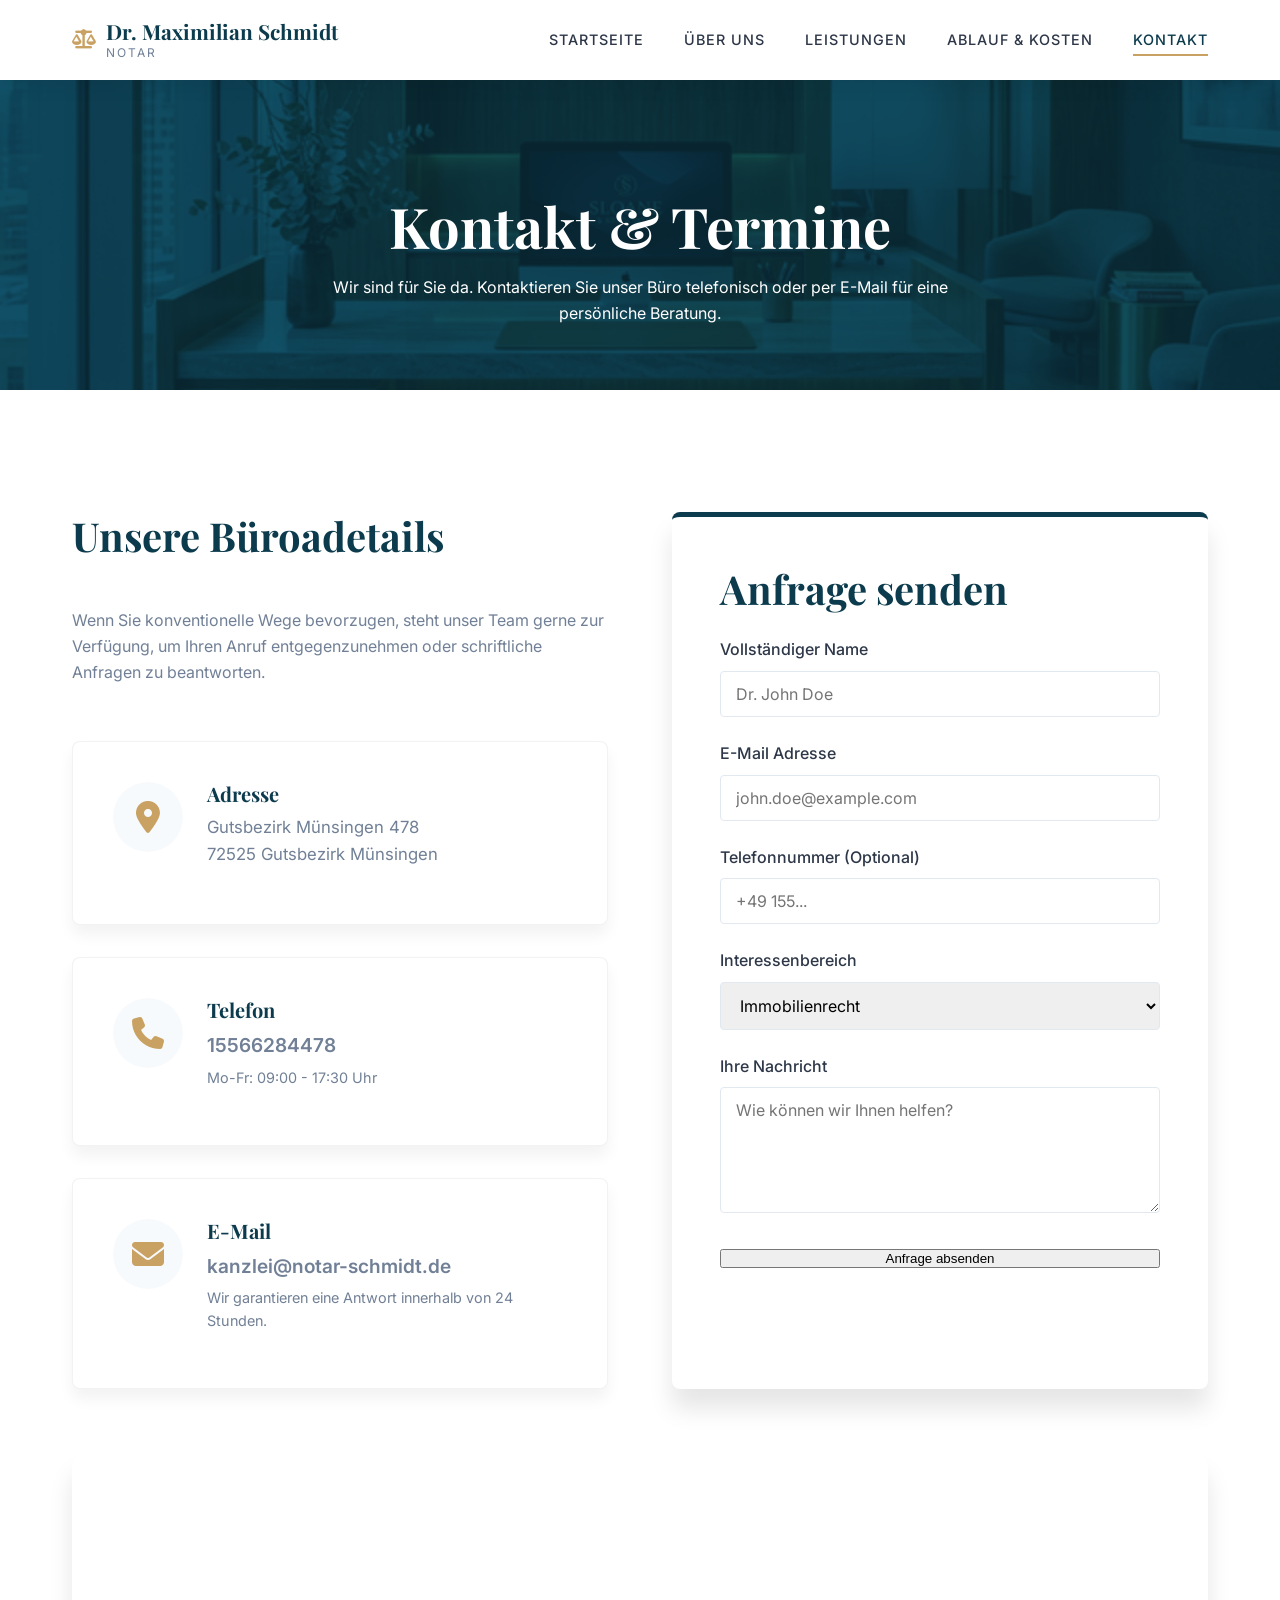
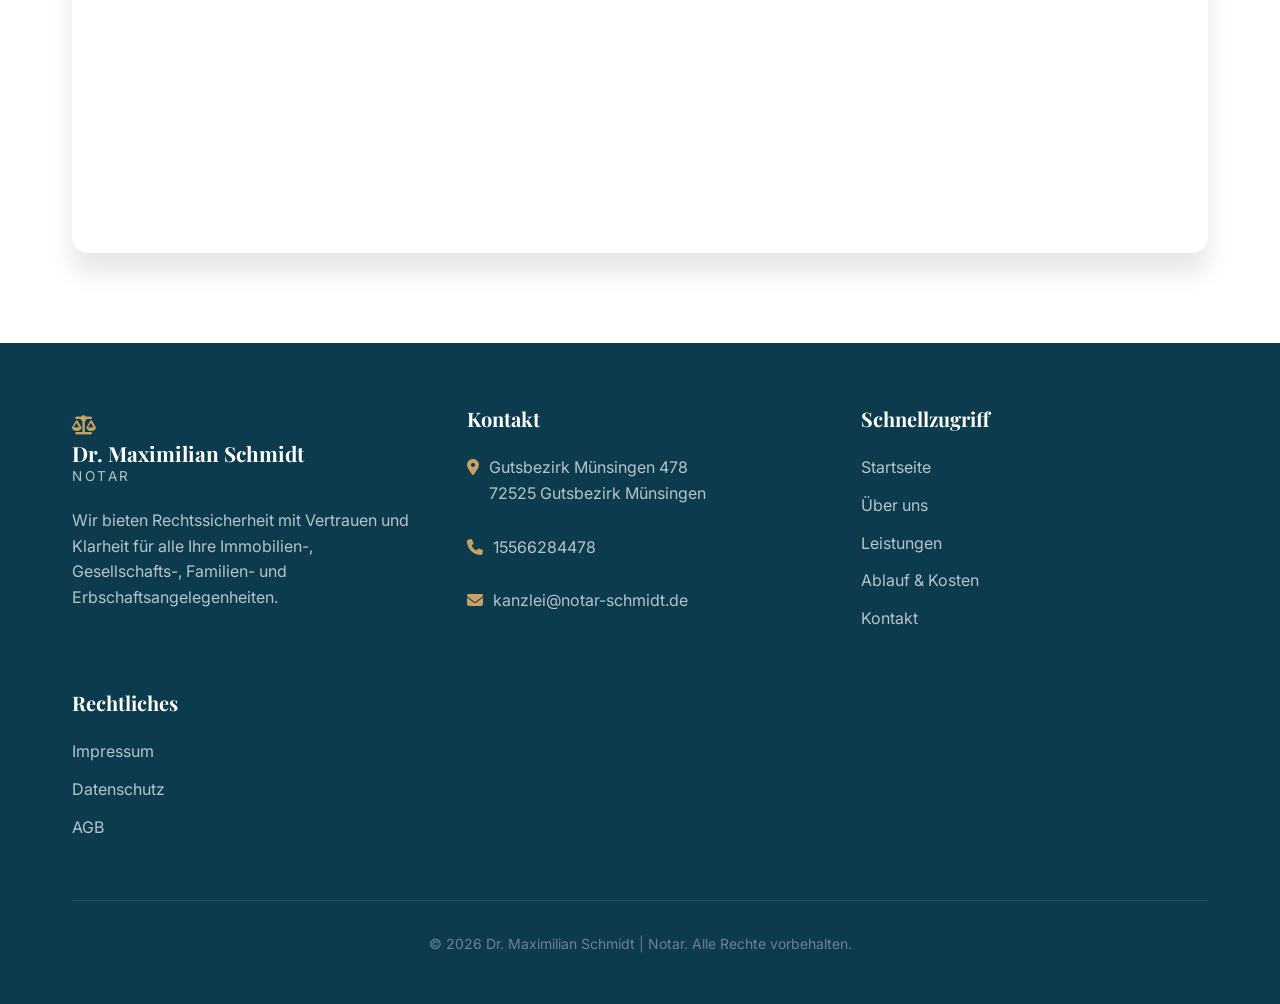
<file: contact.html>
<!DOCTYPE html>
<html lang="de">

<head>
    <meta charset="UTF-8">
    <meta name="viewport" content="width=device-width, initial-scale=1.0">
    <title>Kontakt & Termine | Dr. Maximilian Schmidt | Notar</title>
    <meta name="description"
        content="Kontaktieren Sie unser Notarbüro in Demostadt. Buchen Sie online einen Termin, rufen Sie uns an oder nutzen Sie unser Kontaktformular.">
    <!-- FontAwesome -->
    <link rel="stylesheet" href="https://cdnjs.cloudflare.com/ajax/libs/font-awesome/6.4.0/css/all.min.css">
    <!-- Calendly -->
    <link href="https://assets.calendly.com/assets/external/widget.css" rel="stylesheet">
    <script src="https://assets.calendly.com/assets/external/widget.js" type="text/javascript" async></script>
    <!-- Custom CSS -->
    <!-- Favicon -->
    <link rel="icon" type="image/png" href="images/favicon.png">
    <link rel="stylesheet" href="styles.css">

    <style>
        .page-header {
            background-color: var(--primary-color);
            color: var(--text-inverse);
            padding: 12rem 0 4rem;
            text-align: center;
            position: relative;
        }

        .page-header::before {
            content: '';
            position: absolute;
            top: 0;
            left: 0;
            width: 100%;
            height: 100%;
            background-image: url('images/contact-hero.png');
            background-size: cover;
            background-position: center;
            opacity: 0.4;
            mix-blend-mode: overlay;
        }

        .page-header-content {
            position: relative;
            z-index: 1;
        }

        .page-header h1,
        .page-header p {
            color: #ffffff !important;
        }

        .contact-grid {
            display: grid;
            grid-template-columns: 1fr 1fr;
            gap: 4rem;
            margin-top: 2rem;
        }

        .contact-info-cards {
            display: flex;
            flex-direction: column;
            gap: 2rem;
        }

        .info-card {
            background-color: var(--bg-main);
            padding: 2.5rem;
            border-radius: var(--radius-md);
            box-shadow: var(--shadow-md);
            display: flex;
            align-items: flex-start;
            gap: 1.5rem;
            border: 1px solid rgba(0, 0, 0, 0.05);
            transition: var(--transition);
        }

        .info-card:hover {
            box-shadow: var(--shadow-lg);
            transform: translateY(-5px);
        }

        .info-card-icon {
            font-size: 2rem;
            color: var(--accent-color);
            background-color: var(--bg-light);
            width: 70px;
            height: 70px;
            display: flex;
            align-items: center;
            justify-content: center;
            border-radius: 50%;
            flex-shrink: 0;
        }

        .info-card-content h3 {
            margin-bottom: 0.5rem;
            font-size: 1.25rem;
        }

        .info-card-content p,
        .info-card-content a {
            color: var(--text-light);
            font-size: 1.05rem;
        }

        .info-card-content a:hover {
            color: var(--accent-color);
        }

        .contact-form-container {
            background-color: var(--bg-main);
            padding: 3rem;
            border-radius: var(--radius-md);
            box-shadow: var(--shadow-lg);
            border-top: 5px solid var(--primary-color);
        }

        .contact-form .form-group {
            margin-bottom: 1.5rem;
        }

        .contact-form label {
            display: block;
            margin-bottom: 0.5rem;
            font-weight: 500;
            color: var(--text-main);
        }

        .contact-form input,
        .contact-form textarea,
        .contact-form select {
            width: 100%;
            padding: 12px 15px;
            border: 1px solid #e2e8f0;
            border-radius: var(--radius-sm);
            font-family: var(--font-body);
            font-size: 1rem;
            transition: var(--transition);
        }

        .contact-form input:focus,
        .contact-form textarea:focus,
        .contact-form select:focus {
            outline: none;
            border-color: var(--accent-color);
            box-shadow: 0 0 0 3px rgba(201, 162, 99, 0.1);
        }

        .map-section {
            margin-top: 4rem;
            border-radius: var(--radius-lg);
            overflow: hidden;
            box-shadow: var(--shadow-lg);
            height: 400px;
        }

        @media (max-width: 992px) {
            .contact-grid {
                grid-template-columns: 1fr;
                gap: 3rem;
            }
        }

        @media (max-width: 768px) {
            .page-header {
                padding: 10rem 0 3rem;
            }

            .contact-form-container {
                padding: 2rem;
            }
        }

        .calendly-section {
            background-color: var(--bg-light);
            padding: 4rem;
            border-radius: var(--radius-lg);
            text-align: center;
            margin-bottom: 4rem;
            border: 1px solid rgba(0, 0, 0, 0.05);
        }

        .calendly-section h2 {
            margin-bottom: 1rem;
        }

        @media (max-width: 900px) {
            .contact-grid {
                grid-template-columns: 1fr;
            }

            .calendly-section {
                padding: 2rem;
            }
        }
    </style>
</head>

<body>

    <!-- Header Navigation -->
    <header class="header" id="main-header">
        <div class="container nav-container">
            <a href="index.html" class="logo">
                <i class="fa-solid fa-scale-balanced"></i>
                <div style="line-height: 1.2;">
                    Dr. Maximilian Schmidt<span>Notar</span>
                </div>
            </a>

            <div class="nav-content">
                <nav>
                    <ul class="nav-links">
                        <li><a href="index.html">Startseite</a></li>
                        <li><a href="about.html">Über uns</a></li>
                        <li><a href="services.html">Leistungen</a></li>
                        <li><a href="process.html">Ablauf & Kosten</a></li>
                        <li><a href="contact.html" class="active">Kontakt</a></li>
                    </ul>
                </nav>
            </div>

            <button class="mobile-menu-btn" aria-label="Toggle Menu">
                <i class="fa-solid fa-bars"></i>
            </button>
        </div>
    </header>

    <!-- Page Header -->
    <div class="page-header">
        <div class="container page-header-content">
            <h1>Kontakt & Termine</h1>
            <p style="color: rgba(255,255,255,0.8); max-width: 700px; margin: 0 auto;">Wir sind für Sie da. Kontaktieren
                Sie unser Büro telefonisch oder per E-Mail für eine persönliche Beratung.</p>
        </div>
    </div>

    <section class="section">
        <div class="container">


            <div class="contact-grid">
                <!-- Contact Info -->
                <div class="contact-info-cards reveal">
                    <h2>Unsere Büroadetails</h2>
                    <p style="margin-bottom: 1.5rem;">Wenn Sie konventionelle Wege bevorzugen, steht unser Team gerne
                        zur Verfügung, um Ihren Anruf entgegenzunehmen oder schriftliche Anfragen zu beantworten.</p>

                    <div class="info-card">
                        <div class="info-card-icon">
                            <i class="fa-solid fa-location-dot"></i>
                        </div>
                        <div class="info-card-content">
                            <h3>Adresse</h3>
                            <p>Gutsbezirk Münsingen 478<br>72525 Gutsbezirk Münsingen</p>
                        </div>
                    </div>

                    <div class="info-card">
                        <div class="info-card-icon">
                            <i class="fa-solid fa-phone"></i>
                        </div>
                        <div class="info-card-content">
                            <h3>Telefon</h3>
                            <a href="tel:15566284478" style="font-weight: 600; font-size: 1.2rem;">15566284478</a>
                            <p style="font-size: 0.9rem; margin-top: 5px;">Mo-Fr: 09:00 - 17:30 Uhr</p>
                        </div>
                    </div>

                    <div class="info-card">
                        <div class="info-card-icon">
                            <i class="fa-solid fa-envelope"></i>
                        </div>
                        <div class="info-card-content">
                            <h3>E-Mail</h3>
                            <a href="mailto:info@webtech-agentur.de"
                                style="font-weight: 600; font-size: 1.2rem;">kanzlei@notar-schmidt.de</a>
                            <p style="font-size: 0.9rem; margin-top: 5px;">Wir garantieren eine Antwort innerhalb von 24
                                Stunden.</p>
                        </div>
                    </div>
                </div>

                <!-- Contact Form -->
                <div class="contact-form-container reveal">
                    <h2 style="margin-bottom: 1.5rem;">Anfrage senden</h2>
                    <form class="contact-form" action="#" method="POST"
                        onsubmit="event.preventDefault(); alert('Vielen Dank für Ihre Anfrage. Dies ist eine Demo.');">
                        <div class="form-group">
                            <label for="name">Vollständiger Name</label>
                            <input type="text" id="name" name="name" required placeholder="Dr. John Doe">
                        </div>

                        <div class="form-group">
                            <label for="email">E-Mail Adresse</label>
                            <input type="email" id="email" name="email" required placeholder="john.doe@example.com">
                        </div>

                        <div class="form-group">
                            <label for="phone">Telefonnummer (Optional)</label>
                            <input type="tel" id="phone" name="phone" placeholder="+49 155...">
                        </div>

                        <div class="form-group">
                            <label for="subject">Interessenbereich</label>
                            <select id="subject" name="subject">
                                <option value="real_estate">Immobilienrecht</option>
                                <option value="corporate">Gesellschaftsrecht</option>
                                <option value="family">Familienrecht</option>
                                <option value="inheritance">Erbrecht</option>
                                <option value="other">Sonstige Anfrage</option>
                            </select>
                        </div>

                        <div class="form-group">
                            <label for="message">Ihre Nachricht</label>
                            <textarea id="message" name="message" rows="5" required
                                placeholder="Wie können wir Ihnen helfen?"></textarea>
                        </div>

                        <button type="submit" class="btn btn-primary" style="width: 100%;">Anfrage absenden</button>
                    </form>
                </div>
            </div>

            <!-- Optional Map Integration (Placeholder using iframe) -->
            <div class="map-section reveal">
                <!-- Using a generic map embed focusing on Wesseling, Germany since an exact coordinate for Kronenweg 19 might need an API key. -->
                <iframe
                    src="https://www.google.com/maps/embed?pb=!1m18!1m12!1m3!1d39763.48839070868!2d6.940409899999999!3d50.8256285!2m3!1f0!2f0!3f0!3m2!1i1024!2i768!4f13.1!3m3!1m2!1s0x47bf26f74a8a649f%3A0x42760fc4a2a7cc0!2sWesseling!5e0!3m2!1sen!2sde!4v1716301234567!5m2!1sen!2sde"
                    width="100%" height="100%" style="border:0;" allowfullscreen="" loading="lazy"
                    referrerpolicy="no-referrer-when-downgrade"></iframe>
            </div>
        </div>
    </section>

    <!-- Global Footer -->
    <footer class="footer">
        <div class="container">
            <div class="footer-grid">
                <div class="footer-col">
                    <a href="index.html" class="logo" style="color: white; margin-bottom: 1.5rem;">
                        <i class="fa-solid fa-scale-balanced" style="color: var(--accent-color);"></i>
                        <div style="line-height: 1.2;">
                            Dr. Maximilian Schmidt<span
                                style="color: rgba(255,255,255,0.7); display: block; font-size: 0.85rem; text-transform: uppercase; letter-spacing: 2.5px;">Notar</span>
                        </div>
                    </a>
                    <p>Wir bieten Rechtssicherheit mit Vertrauen und Klarheit für alle Ihre Immobilien-, Gesellschafts-,
                        Familien- und Erbschaftsangelegenheiten.</p>
                </div>

                <div class="footer-col">
                    <h3>Kontakt</h3>
                    <div class="footer-contact-item">
                        <i class="fa-solid fa-location-dot"></i>
                        <p>Gutsbezirk Münsingen 478<br>72525 Gutsbezirk Münsingen</p>
                    </div>
                    <div class="footer-contact-item">
                        <i class="fa-solid fa-phone"></i>
                        <a href="tel:15566284478">15566284478</a>
                    </div>
                    <div class="footer-contact-item">
                        <i class="fa-solid fa-envelope"></i>
                        <a href="mailto:
kanzlei@notar-schmidt.de">kanzlei@notar-schmidt.de</a>
                    </div>
                </div>

                <div class="footer-col">
                    <h3>Schnellzugriff</h3>
                    <a href="index.html">Startseite</a>
                    <a href="about.html">Über uns</a>
                    <a href="services.html">Leistungen</a>
                    <a href="process.html">Ablauf & Kosten</a>
                    <a href="contact.html">Kontakt</a>
                </div>

                <div class="footer-col">
                    <h3>Rechtliches</h3>
                    <a href="imprint.html">Impressum</a>
                    <a href="privacy.html">Datenschutz</a>
                    <a href="terms.html">AGB</a>
                </div>
            </div>

            <div class="footer-bottom">
                <p>&copy; 2026 Dr. Maximilian Schmidt | Notar. Alle Rechte vorbehalten.</p>
            </div>
        </div>
    </footer>

    <script src="script.js"></script>
</body>

</html>
</file>
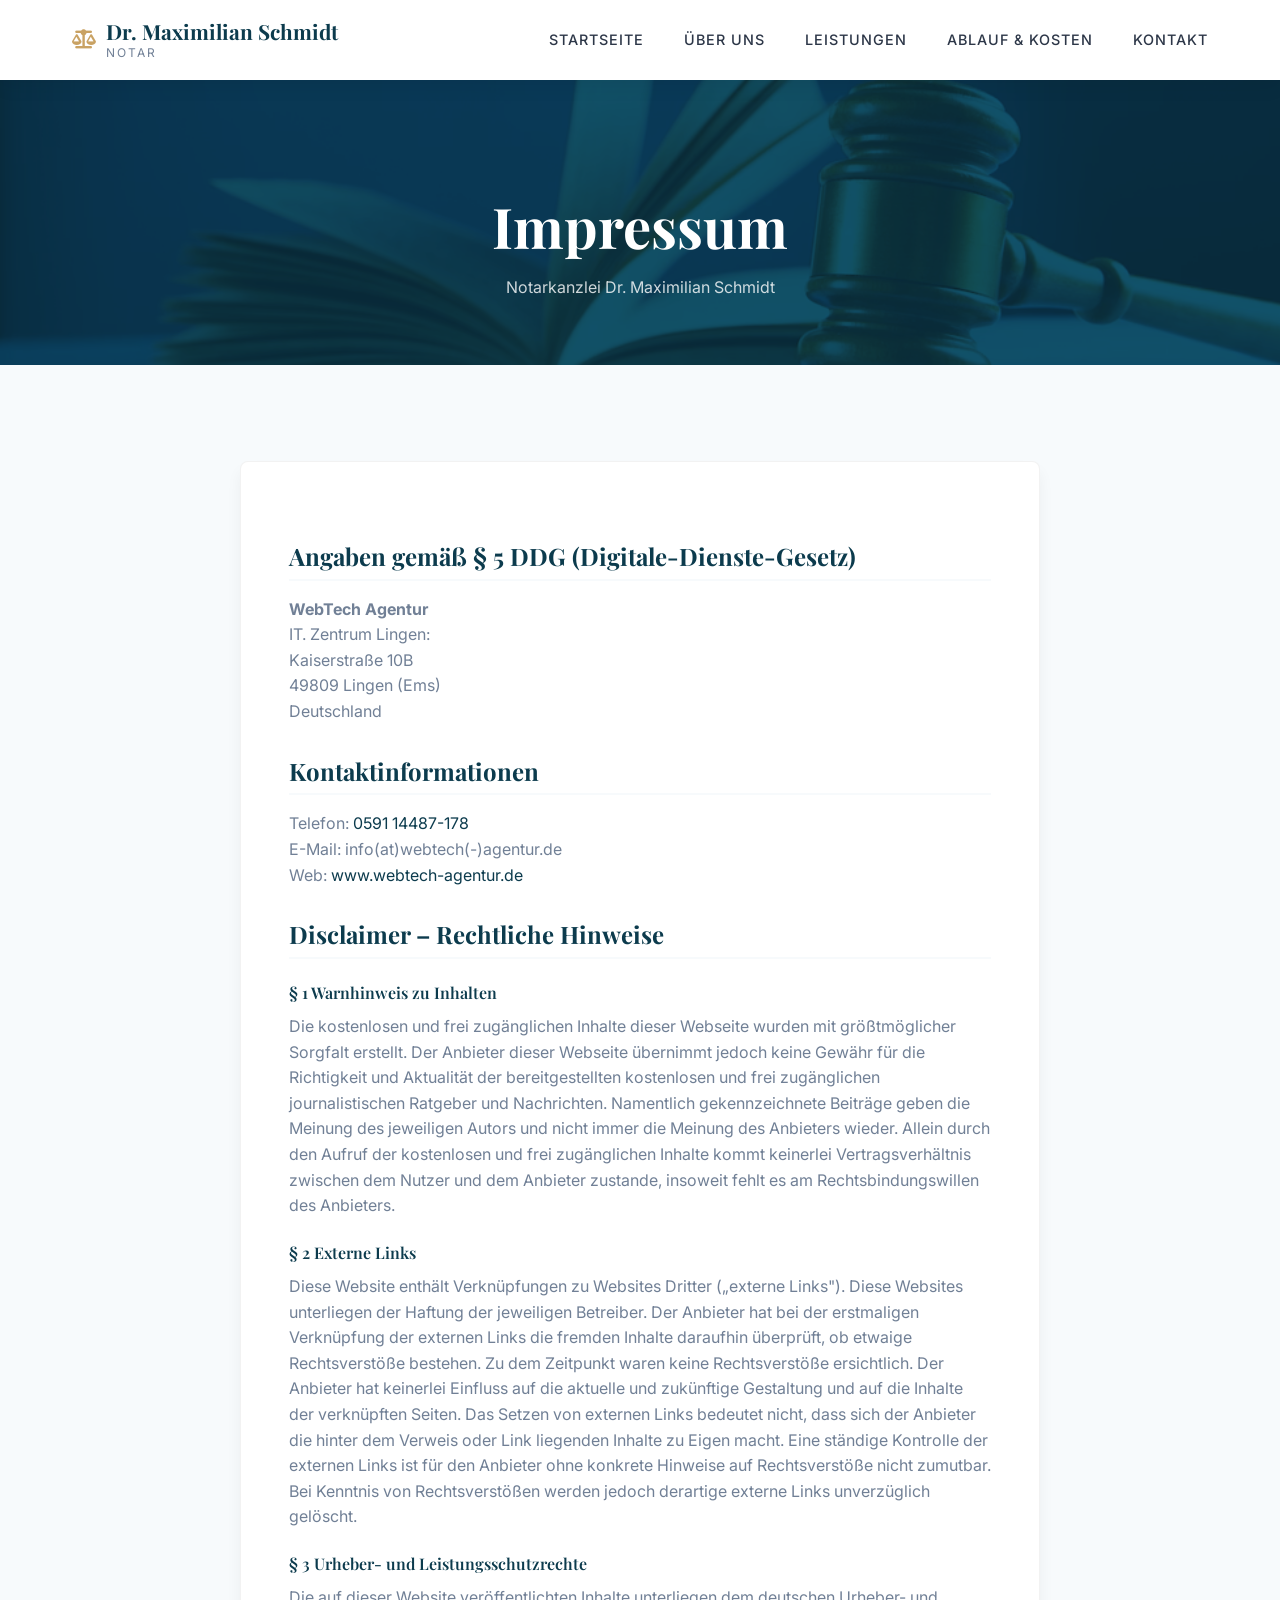
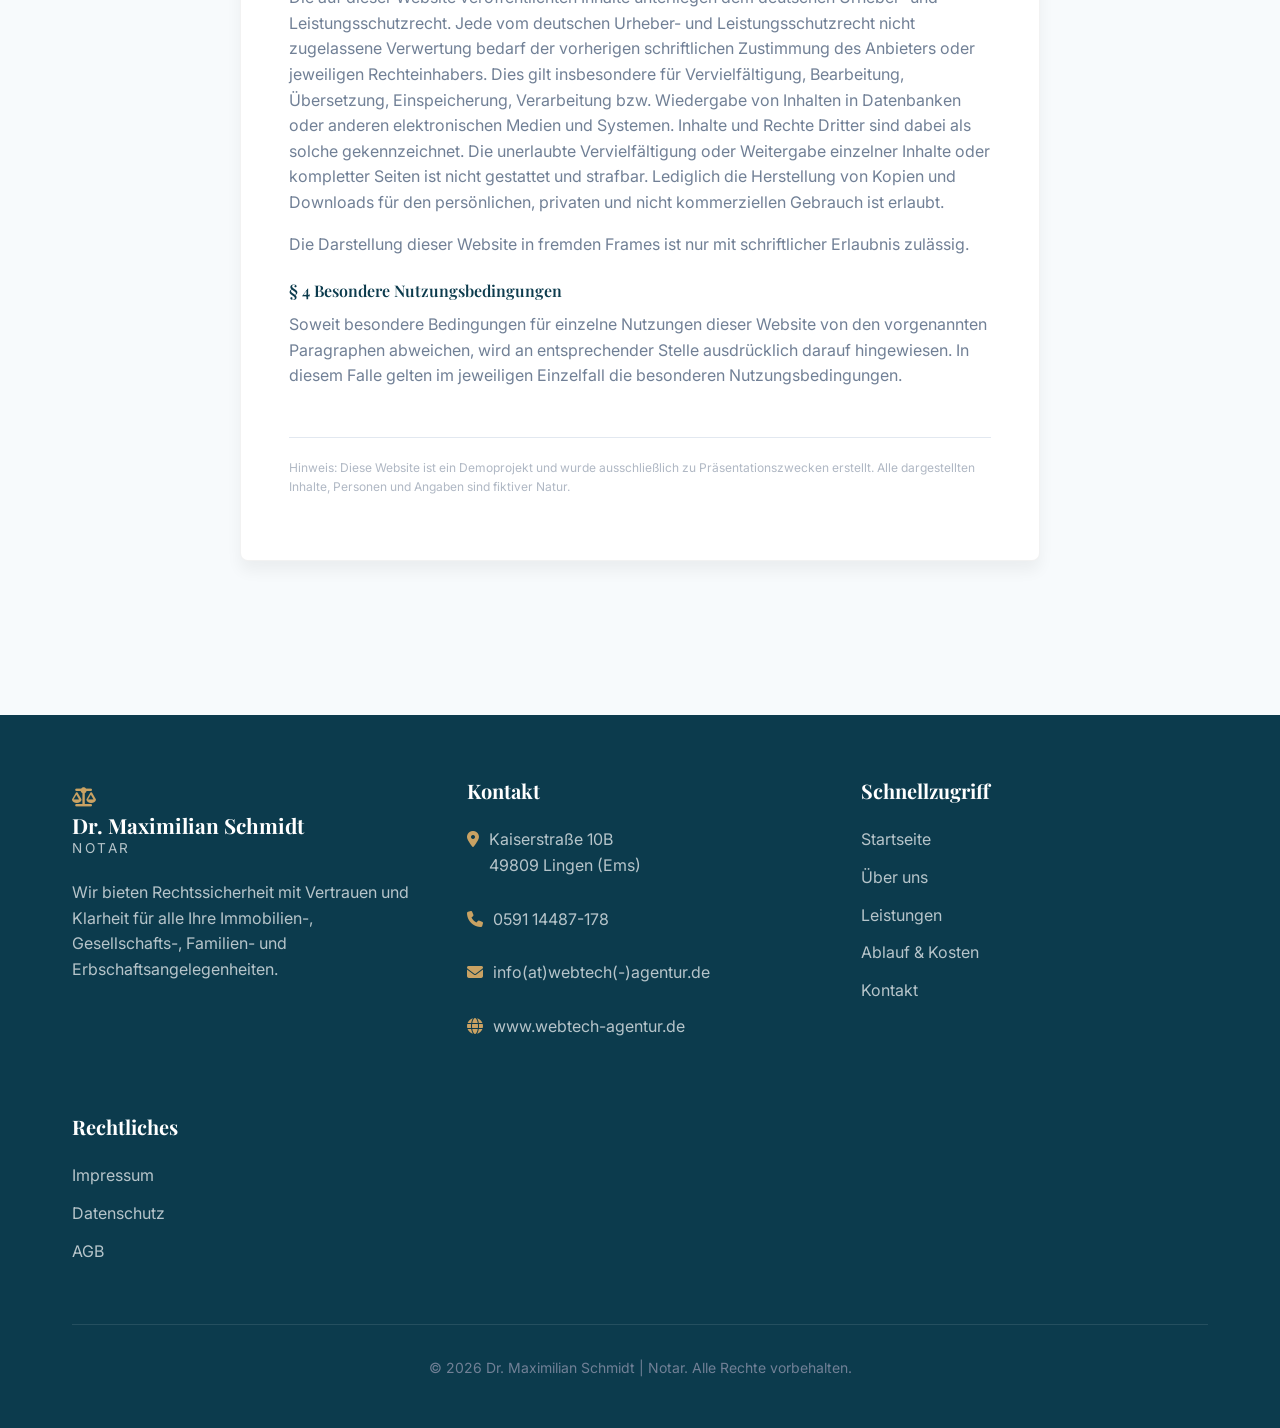
<file: imprint.html>
<!DOCTYPE html>
<html lang="de">
<head>
    <meta charset="UTF-8">
    <meta name="viewport" content="width=device-width, initial-scale=1.0">
    <title>Impressum | Dr. Maximilian Schmidt | Notar</title>
    <meta name="robots" content="noindex, follow">
    <!-- FontAwesome -->
    <link rel="stylesheet" href="https://cdnjs.cloudflare.com/ajax/libs/font-awesome/6.4.0/css/all.min.css">
    <!-- Favicon -->
    <link rel="icon" type="image/png" href="images/favicon.png">
    <link rel="stylesheet" href="styles.css">
    <style>
        .page-header {
            background-color: var(--primary-color);
            color: var(--text-inverse);
            padding: 12rem 0 4rem;
            text-align: center;
            position: relative;
        }
        .page-header::before {
            content: '';
            position: absolute;
            top: 0;
            left: 0;
            width: 100%;
            height: 100%;
            background-image: url('images/imprint-hero.png');
            background-size: cover;
            background-position: center;
            opacity: 0.4;
            mix-blend-mode: overlay;
        }
        .page-header-content {
            position: relative;
            z-index: 1;
        }
        .page-header h1 {
            color: var(--text-inverse);
            margin-bottom: 1rem;
        }
        .legal-content {
            max-width: 800px;
            margin: 4rem auto;
            background-color: var(--bg-main);
            padding: 3rem;
            border-radius: var(--radius-md);
            box-shadow: var(--shadow-md);
            border: 1px solid rgba(0, 0, 0, 0.05);
        }
        .legal-content h2 {
            margin-top: 2rem;
            margin-bottom: 1rem;
            font-size: 1.5rem;
            border-bottom: 2px solid var(--bg-light);
            padding-bottom: 0.5rem;
        }
        .legal-content h3 {
            margin-top: 1.5rem;
            margin-bottom: 0.75rem;
            font-size: 1rem;
            font-weight: 600;
        }
        .legal-content p {
            margin-bottom: 1rem;
        }
        .fictional-note {
            margin-top: 3rem;
            padding-top: 1.25rem;
            border-top: 1px solid #e2e8f0;
            font-size: 0.75rem;
            color: #b0b8c4;
            line-height: 1.6;
        }
    </style>
</head>
<body>
    <!-- Header Navigation -->
    <header class="header" id="main-header">
        <div class="container nav-container">
            <a href="index.html" class="logo">
                <i class="fa-solid fa-scale-balanced"></i>
                <div style="line-height: 1.2;">
                    Dr. Maximilian Schmidt<span>Notar</span>
                </div>
            </a>
            <div class="nav-content">
                <nav>
                    <ul class="nav-links">
                        <li><a href="index.html">Startseite</a></li>
                        <li><a href="about.html">Über uns</a></li>
                        <li><a href="services.html">Leistungen</a></li>
                        <li><a href="process.html">Ablauf & Kosten</a></li>
                        <li><a href="contact.html">Kontakt</a></li>
                    </ul>
                </nav>
            </div>
            <button class="mobile-menu-btn" aria-label="Toggle Menu">
                <i class="fa-solid fa-bars"></i>
            </button>
        </div>
    </header>

    <!-- Page Header -->
    <div class="page-header">
        <div class="container page-header-content">
            <h1>Impressum</h1>
            <p style="color: rgba(255,255,255,0.8); max-width: 600px; margin: 0 auto;">Notarkanzlei Dr. Maximilian
                Schmidt</p>
        </div>
    </div>

    <!-- Content -->
    <section class="section section-bg-light" style="padding-top: 2rem;">
        <div class="container">
            <div class="legal-content">

                <h2>Angaben gemäß § 5 DDG (Digitale-Dienste-Gesetz)</h2>
                <p>
                    <strong>WebTech Agentur</strong><br>
                    IT. Zentrum Lingen:<br>
                    Kaiserstraße 10B<br>
                    49809 Lingen (Ems)<br>
                    Deutschland
                </p>

                <h2>Kontaktinformationen</h2>
                <p>
                    Telefon: <a href="tel:059114487178">0591 14487-178</a><br>
                    E-Mail: info(at)webtech(-)agentur.de<br>
                    Web: <a href="https://www.webtech-agentur.de" target="_blank" rel="noopener noreferrer">www.webtech-agentur.de</a>
                </p>

                <h2>Disclaimer – Rechtliche Hinweise</h2>

                <h3>§ 1 Warnhinweis zu Inhalten</h3>
                <p>Die kostenlosen und frei zugänglichen Inhalte dieser Webseite wurden mit größtmöglicher Sorgfalt erstellt. Der Anbieter dieser Webseite übernimmt jedoch keine Gewähr für die Richtigkeit und Aktualität der bereitgestellten kostenlosen und frei zugänglichen journalistischen Ratgeber und Nachrichten. Namentlich gekennzeichnete Beiträge geben die Meinung des jeweiligen Autors und nicht immer die Meinung des Anbieters wieder. Allein durch den Aufruf der kostenlosen und frei zugänglichen Inhalte kommt keinerlei Vertragsverhältnis zwischen dem Nutzer und dem Anbieter zustande, insoweit fehlt es am Rechtsbindungswillen des Anbieters.</p>

                <h3>§ 2 Externe Links</h3>
                <p>Diese Website enthält Verknüpfungen zu Websites Dritter („externe Links"). Diese Websites unterliegen der Haftung der jeweiligen Betreiber. Der Anbieter hat bei der erstmaligen Verknüpfung der externen Links die fremden Inhalte daraufhin überprüft, ob etwaige Rechtsverstöße bestehen. Zu dem Zeitpunkt waren keine Rechtsverstöße ersichtlich. Der Anbieter hat keinerlei Einfluss auf die aktuelle und zukünftige Gestaltung und auf die Inhalte der verknüpften Seiten. Das Setzen von externen Links bedeutet nicht, dass sich der Anbieter die hinter dem Verweis oder Link liegenden Inhalte zu Eigen macht. Eine ständige Kontrolle der externen Links ist für den Anbieter ohne konkrete Hinweise auf Rechtsverstöße nicht zumutbar. Bei Kenntnis von Rechtsverstößen werden jedoch derartige externe Links unverzüglich gelöscht.</p>

                <h3>§ 3 Urheber- und Leistungsschutzrechte</h3>
                <p>Die auf dieser Website veröffentlichten Inhalte unterliegen dem deutschen Urheber- und Leistungsschutzrecht. Jede vom deutschen Urheber- und Leistungsschutzrecht nicht zugelassene Verwertung bedarf der vorherigen schriftlichen Zustimmung des Anbieters oder jeweiligen Rechteinhabers. Dies gilt insbesondere für Vervielfältigung, Bearbeitung, Übersetzung, Einspeicherung, Verarbeitung bzw. Wiedergabe von Inhalten in Datenbanken oder anderen elektronischen Medien und Systemen. Inhalte und Rechte Dritter sind dabei als solche gekennzeichnet. Die unerlaubte Vervielfältigung oder Weitergabe einzelner Inhalte oder kompletter Seiten ist nicht gestattet und strafbar. Lediglich die Herstellung von Kopien und Downloads für den persönlichen, privaten und nicht kommerziellen Gebrauch ist erlaubt.</p>
                <p>Die Darstellung dieser Website in fremden Frames ist nur mit schriftlicher Erlaubnis zulässig.</p>

                <h3>§ 4 Besondere Nutzungsbedingungen</h3>
                <p>Soweit besondere Bedingungen für einzelne Nutzungen dieser Website von den vorgenannten Paragraphen abweichen, wird an entsprechender Stelle ausdrücklich darauf hingewiesen. In diesem Falle gelten im jeweiligen Einzelfall die besonderen Nutzungsbedingungen.</p>

                <!-- Subtle fictional notice -->
                <p class="fictional-note">
                    Hinweis: Diese Website ist ein Demoprojekt und wurde ausschließlich zu Präsentationszwecken erstellt. Alle dargestellten Inhalte, Personen und Angaben sind fiktiver Natur.
                </p>

            </div>
        </div>
    </section>

    <!-- Global Footer -->
    <footer class="footer">
        <div class="container">
            <div class="footer-grid">
                <div class="footer-col">
                    <a href="index.html" class="logo" style="color: white; margin-bottom: 1.5rem;">
                        <i class="fa-solid fa-scale-balanced" style="color: var(--accent-color);"></i>
                        <div style="line-height: 1.2;">
                            Dr. Maximilian Schmidt<span
                                style="color: rgba(255,255,255,0.7); display: block; font-size: 0.85rem; text-transform: uppercase; letter-spacing: 2.5px;">Notar</span>
                        </div>
                    </a>
                    <p>Wir bieten Rechtssicherheit mit Vertrauen und Klarheit für alle Ihre Immobilien-, Gesellschafts-,
                        Familien- und Erbschaftsangelegenheiten.</p>
                </div>
                <div class="footer-col">
                    <h3>Kontakt</h3>
                    <div class="footer-contact-item">
                        <i class="fa-solid fa-location-dot"></i>
                        <p>Kaiserstraße 10B<br>49809 Lingen (Ems)</p>
                    </div>
                    <div class="footer-contact-item">
                        <i class="fa-solid fa-phone"></i>
                        <a href="tel:059114487178">0591 14487-178</a>
                    </div>
                    <div class="footer-contact-item">
                        <i class="fa-solid fa-envelope"></i>
                        <p>info(at)webtech(-)agentur.de</p>
                    </div>
                    <div class="footer-contact-item">
                        <i class="fa-solid fa-globe"></i>
                        <a href="https://www.webtech-agentur.de" target="_blank" rel="noopener noreferrer">www.webtech-agentur.de</a>
                    </div>
                </div>
                <div class="footer-col">
                    <h3>Schnellzugriff</h3>
                    <a href="index.html">Startseite</a>
                    <a href="about.html">Über uns</a>
                    <a href="services.html">Leistungen</a>
                    <a href="process.html">Ablauf & Kosten</a>
                    <a href="contact.html">Kontakt</a>
                </div>
                <div class="footer-col">
                    <h3>Rechtliches</h3>
                    <a href="imprint.html">Impressum</a>
                    <a href="privacy.html">Datenschutz</a>
                    <a href="terms.html">AGB</a>
                </div>
            </div>
            <div class="footer-bottom">
                <p>&copy; 2026 Dr. Maximilian Schmidt | Notar. Alle Rechte vorbehalten.</p>
            </div>
        </div>
    </footer>
    <script src="script.js"></script>
</body>
</html>
</file>
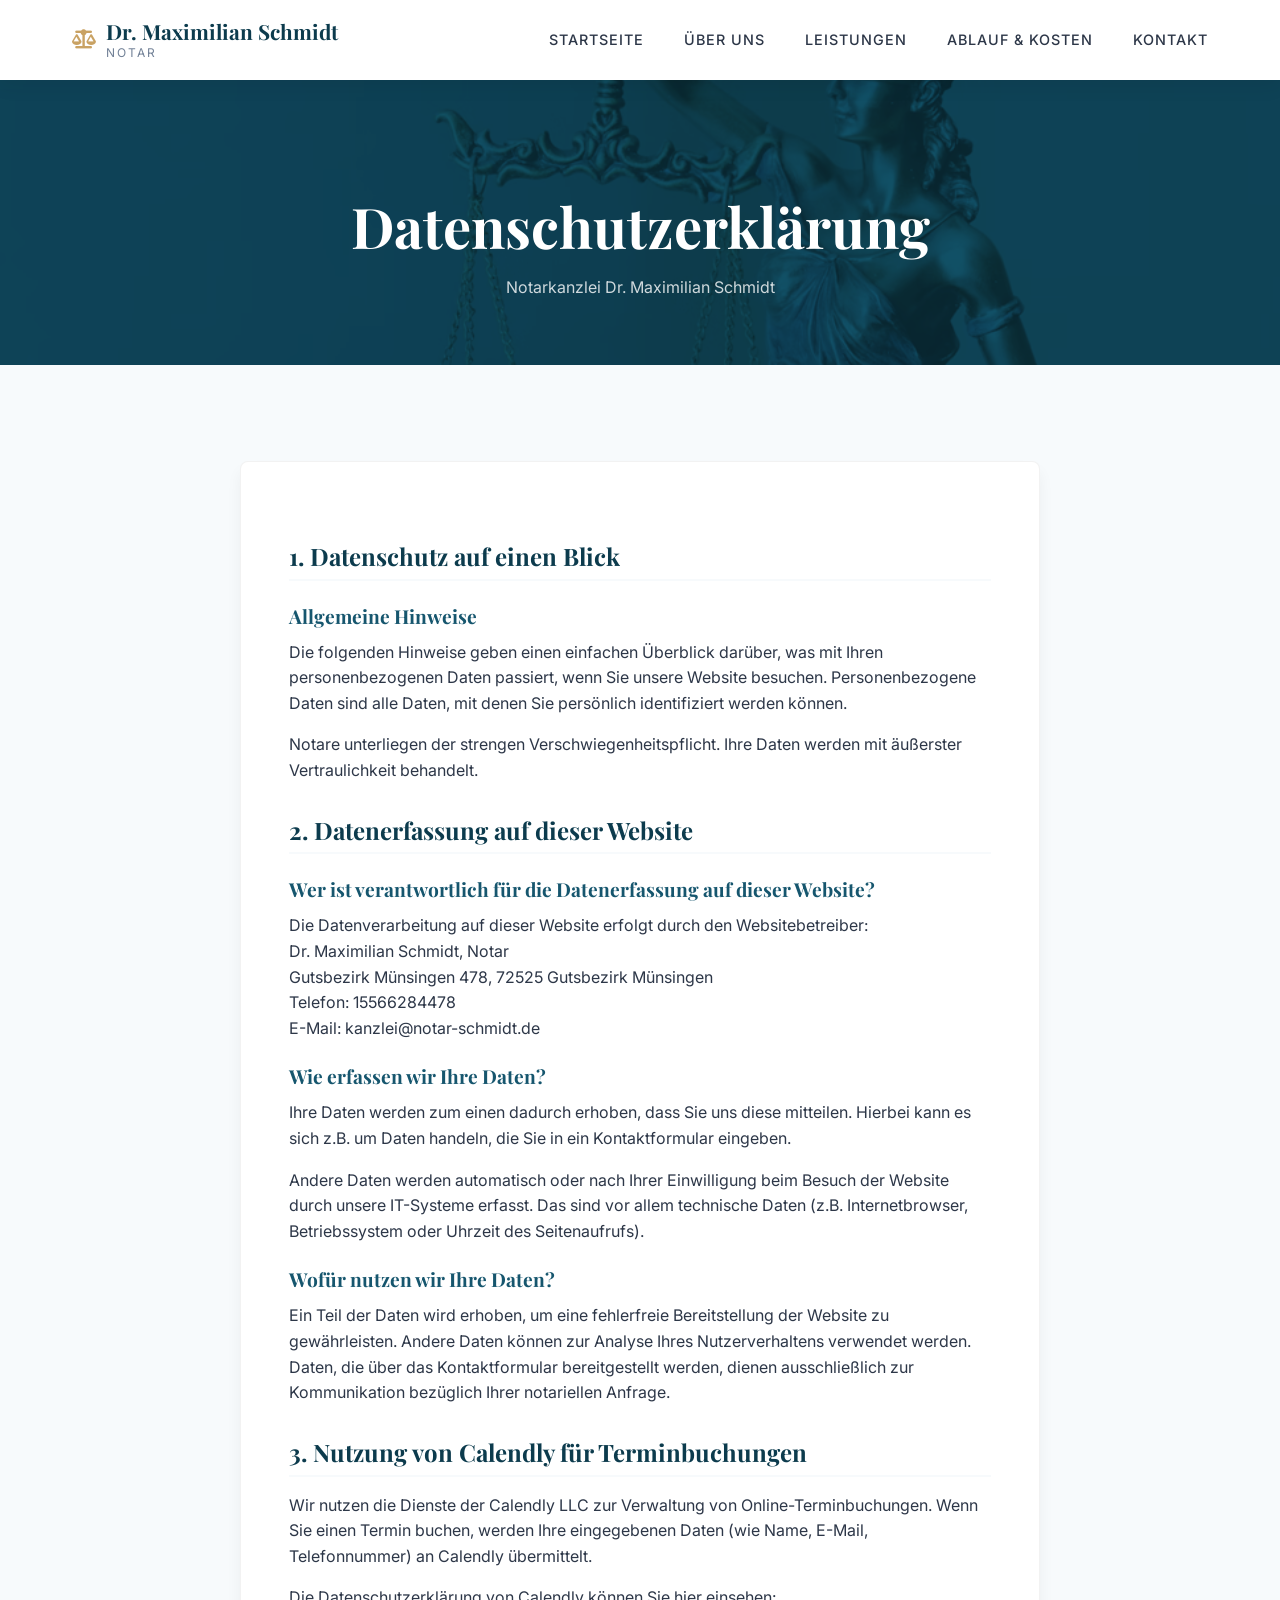
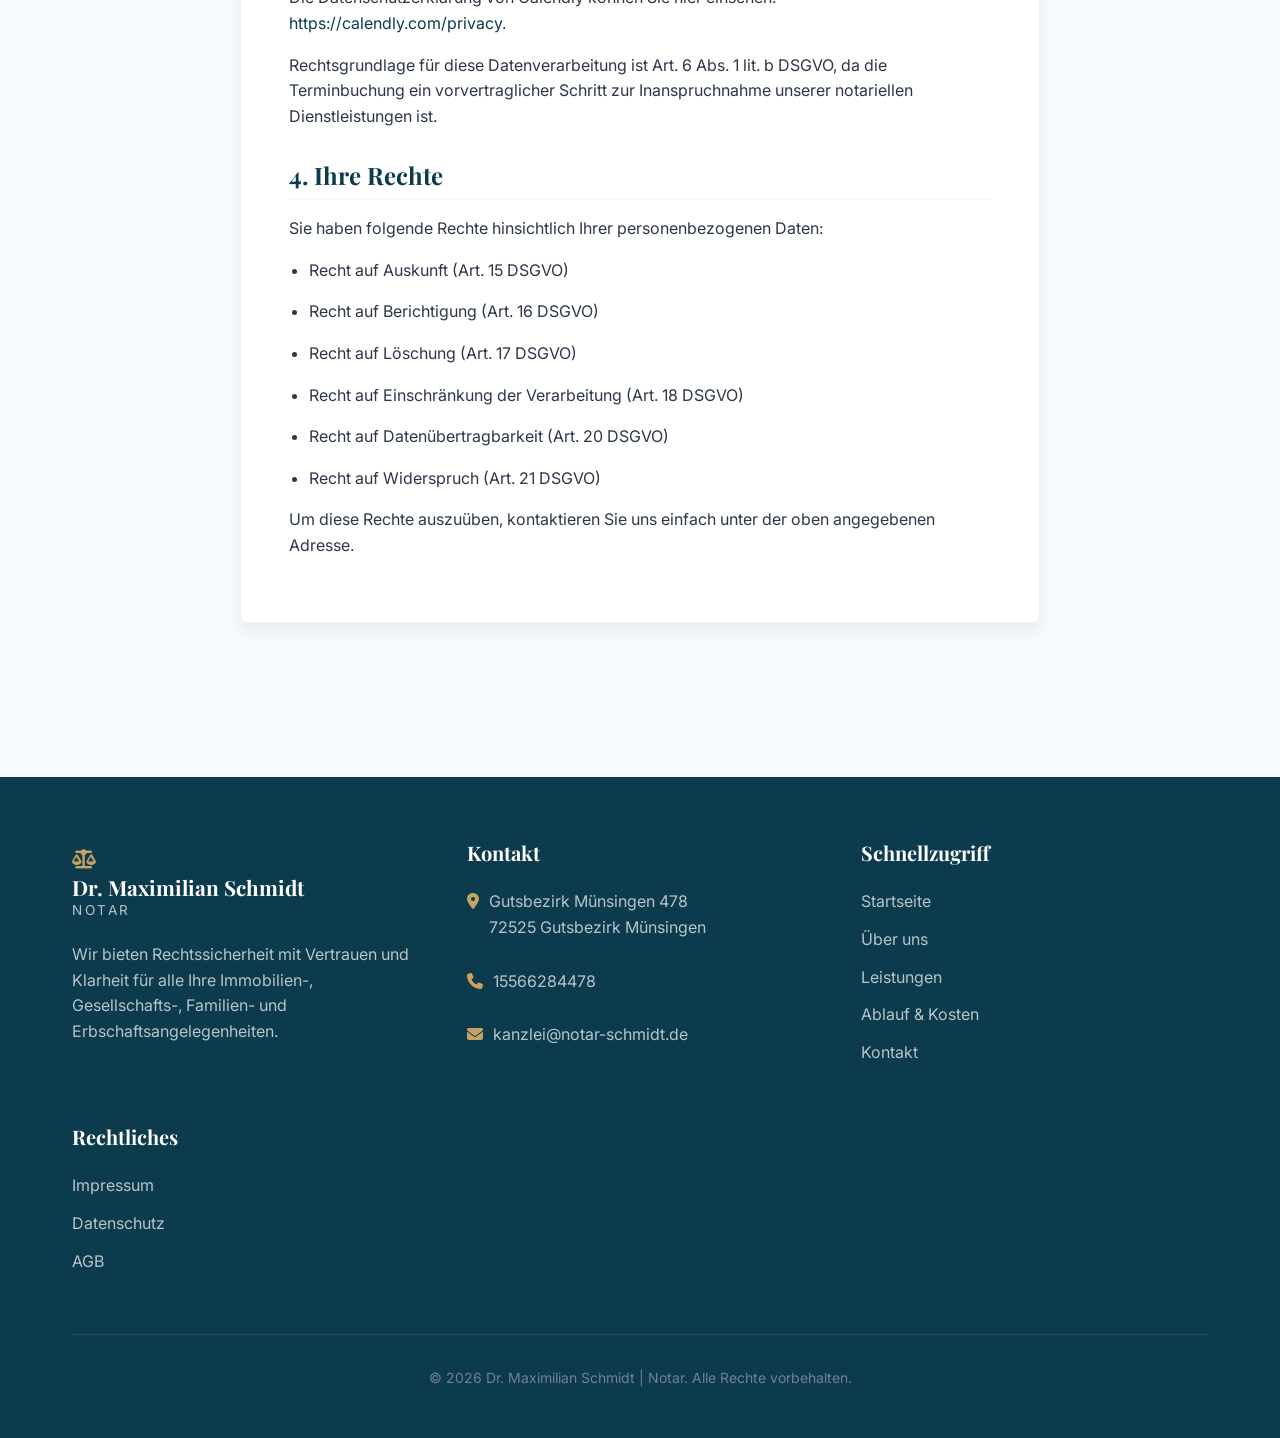
<file: privacy.html>
<!DOCTYPE html>
<html lang="de">

<head>
    <meta charset="UTF-8">
    <meta name="viewport" content="width=device-width, initial-scale=1.0">
    <title>Datenschutz | Dr. Maximilian Schmidt | Notar</title>
    <meta name="robots" content="noindex, follow">
    <!-- FontAwesome -->
    <link rel="stylesheet" href="https://cdnjs.cloudflare.com/ajax/libs/font-awesome/6.4.0/css/all.min.css">
    <!-- Custom CSS -->
    <!-- Favicon -->
    <link rel="icon" type="image/png" href="images/favicon.png">
    <link rel="stylesheet" href="styles.css">

    <style>
        .page-header {
            background-color: var(--primary-color);
            color: var(--text-inverse);
            padding: 12rem 0 4rem;
            text-align: center;
            position: relative;
        }

        .page-header::before {
            content: '';
            position: absolute;
            top: 0;
            left: 0;
            width: 100%;
            height: 100%;
            background-image: url('images/privacy-hero.png');
            background-size: cover;
            background-position: center;
            opacity: 0.4;
            mix-blend-mode: overlay;
        }

        .page-header-content {
            position: relative;
            z-index: 1;
        }

        .page-header h1 {
            color: var(--text-inverse);
            margin-bottom: 1rem;
        }

        .legal-content {
            max-width: 800px;
            margin: 4rem auto;
            background-color: var(--bg-main);
            padding: 3rem;
            border-radius: var(--radius-md);
            box-shadow: var(--shadow-md);
            border: 1px solid rgba(0, 0, 0, 0.05);
        }

        .legal-content h2 {
            margin-top: 2rem;
            margin-bottom: 1rem;
            font-size: 1.5rem;
            border-bottom: 2px solid var(--bg-light);
            padding-bottom: 0.5rem;
        }

        .legal-content h3 {
            margin-top: 1.5rem;
            margin-bottom: 0.75rem;
            font-size: 1.2rem;
            color: var(--primary-light);
        }

        .legal-content p,
        .legal-content li {
            margin-bottom: 1rem;
            color: var(--text-main);
        }
    </style>
</head>

<body>

    <!-- Header Navigation -->
    <header class="header" id="main-header">
        <div class="container nav-container">
            <a href="index.html" class="logo">
                <i class="fa-solid fa-scale-balanced"></i>
                <div style="line-height: 1.2;">
                    Dr. Maximilian Schmidt<span>Notar</span>
                </div>
            </a>

            <div class="nav-content">
                <nav>
                    <ul class="nav-links">
                        <li><a href="index.html">Startseite</a></li>
                        <li><a href="about.html">Über uns</a></li>
                        <li><a href="services.html">Leistungen</a></li>
                        <li><a href="process.html">Ablauf & Kosten</a></li>
                        <li><a href="contact.html">Kontakt</a></li>
                    </ul>
                </nav>
            </div>

            <button class="mobile-menu-btn" aria-label="Toggle Menu">
                <i class="fa-solid fa-bars"></i>
            </button>
        </div>
    </header>

    <!-- Page Header -->
    <div class="page-header">
        <div class="container page-header-content">
            <h1>Datenschutzerklärung</h1>
            <p style="color: rgba(255,255,255,0.8); max-width: 600px; margin: 0 auto;">Notarkanzlei Dr. Maximilian
                Schmidt</p>
        </div>
    </div>

    <!-- Content -->
    <section class="section section-bg-light" style="padding-top: 2rem;">
        <div class="container">
            <div class="legal-content">
                <h2>1. Datenschutz auf einen Blick</h2>
                <h3>Allgemeine Hinweise</h3>
                <p>Die folgenden Hinweise geben einen einfachen Überblick darüber, was mit Ihren personenbezogenen Daten
                    passiert, wenn Sie unsere Website besuchen. Personenbezogene Daten sind alle Daten, mit denen Sie
                    persönlich identifiziert werden können.</p>
                <p>Notare unterliegen der strengen Verschwiegenheitspflicht. Ihre Daten werden mit äußerster
                    Vertraulichkeit behandelt.</p>

                <h2>2. Datenerfassung auf dieser Website</h2>
                <h3>Wer ist verantwortlich für die Datenerfassung auf dieser Website?</h3>
                <p>Die Datenverarbeitung auf dieser Website erfolgt durch den Websitebetreiber:<br>
                    Dr. Maximilian Schmidt, Notar<br>
                    Gutsbezirk Münsingen 478, 72525 Gutsbezirk Münsingen<br>
                    Telefon: 15566284478<br>
                    E-Mail: kanzlei@notar-schmidt.de</p>

                <h3>Wie erfassen wir Ihre Daten?</h3>
                <p>Ihre Daten werden zum einen dadurch erhoben, dass Sie uns diese mitteilen. Hierbei kann es sich z.B.
                    um Daten handeln, die Sie in ein Kontaktformular eingeben.</p>
                <p>Andere Daten werden automatisch oder nach Ihrer Einwilligung beim Besuch der Website durch unsere
                    IT-Systeme erfasst. Das sind vor allem technische Daten (z.B. Internetbrowser, Betriebssystem oder
                    Uhrzeit des Seitenaufrufs).</p>

                <h3>Wofür nutzen wir Ihre Daten?</h3>
                <p>Ein Teil der Daten wird erhoben, um eine fehlerfreie Bereitstellung der Website zu gewährleisten.
                    Andere Daten können zur Analyse Ihres Nutzerverhaltens verwendet werden. Daten, die über das
                    Kontaktformular bereitgestellt werden, dienen ausschließlich zur Kommunikation bezüglich Ihrer
                    notariellen Anfrage.</p>

                <h2>3. Nutzung von Calendly für Terminbuchungen</h2>
                <p>Wir nutzen die Dienste der Calendly LLC zur Verwaltung von Online-Terminbuchungen. Wenn Sie einen
                    Termin buchen, werden Ihre eingegebenen Daten (wie Name, E-Mail, Telefonnummer) an Calendly
                    übermittelt.</p>
                <p>Die Datenschutzerklärung von Calendly können Sie hier einsehen: <a
                        href="https://calendly.com/privacy" target="_blank"
                        rel="noopener noreferrer">https://calendly.com/privacy</a>.</p>
                <p>Rechtsgrundlage für diese Datenverarbeitung ist Art. 6 Abs. 1 lit. b DSGVO, da die Terminbuchung ein
                    vorvertraglicher Schritt zur Inanspruchnahme unserer notariellen Dienstleistungen ist.</p>

                <h2>4. Ihre Rechte</h2>
                <p>Sie haben folgende Rechte hinsichtlich Ihrer personenbezogenen Daten:</p>
                <ul style="margin-left: 20px;">
                    <li>Recht auf Auskunft (Art. 15 DSGVO)</li>
                    <li>Recht auf Berichtigung (Art. 16 DSGVO)</li>
                    <li>Recht auf Löschung (Art. 17 DSGVO)</li>
                    <li>Recht auf Einschränkung der Verarbeitung (Art. 18 DSGVO)</li>
                    <li>Recht auf Datenübertragbarkeit (Art. 20 DSGVO)</li>
                    <li>Recht auf Widerspruch (Art. 21 DSGVO)</li>
                </ul>
                <p>Um diese Rechte auszuüben, kontaktieren Sie uns einfach unter der oben angegebenen Adresse.</p>
            </div>
        </div>
    </section>

    <!-- Global Footer -->
    <footer class="footer">
        <div class="container">
            <div class="footer-grid">
                <div class="footer-col">
                    <a href="index.html" class="logo" style="color: white; margin-bottom: 1.5rem;">
                        <i class="fa-solid fa-scale-balanced" style="color: var(--accent-color);"></i>
                        <div style="line-height: 1.2;">
                            Dr. Maximilian Schmidt<span
                                style="color: rgba(255,255,255,0.7); display: block; font-size: 0.85rem; text-transform: uppercase; letter-spacing: 2.5px;">Notar</span>
                        </div>
                    </a>
                    <p>Wir bieten Rechtssicherheit mit Vertrauen und Klarheit für alle Ihre Immobilien-, Gesellschafts-,
                        Familien- und Erbschaftsangelegenheiten.</p>
                </div>

                <div class="footer-col">
                    <h3>Kontakt</h3>
                    <div class="footer-contact-item">
                        <i class="fa-solid fa-location-dot"></i>
                        <p>Gutsbezirk Münsingen 478<br>72525 Gutsbezirk Münsingen</p>
                    </div>
                    <div class="footer-contact-item">
                        <i class="fa-solid fa-phone"></i>
                        <a href="tel:15566284478">15566284478</a>
                    </div>
                    <div class="footer-contact-item">
                        <i class="fa-solid fa-envelope"></i>
                        <a href="mailto:kanzlei@notar-schmidt.de">kanzlei@notar-schmidt.de</a>
                    </div>
                </div>

                <div class="footer-col">
                    <h3>Schnellzugriff</h3>
                    <a href="index.html">Startseite</a>
                    <a href="about.html">Über uns</a>
                    <a href="services.html">Leistungen</a>
                    <a href="process.html">Ablauf & Kosten</a>
                    <a href="contact.html">Kontakt</a>
                </div>

                <div class="footer-col">
                    <h3>Rechtliches</h3>
                    <a href="imprint.html">Impressum</a>
                    <a href="privacy.html">Datenschutz</a>
                    <a href="terms.html">AGB</a>
                </div>
            </div>

            <div class="footer-bottom">
                <p>&copy; 2026 Dr. Maximilian Schmidt | Notar. Alle Rechte vorbehalten.</p>
            </div>
        </div>
    </footer>

    <script src="script.js"></script>
</body>

</html>
</file>
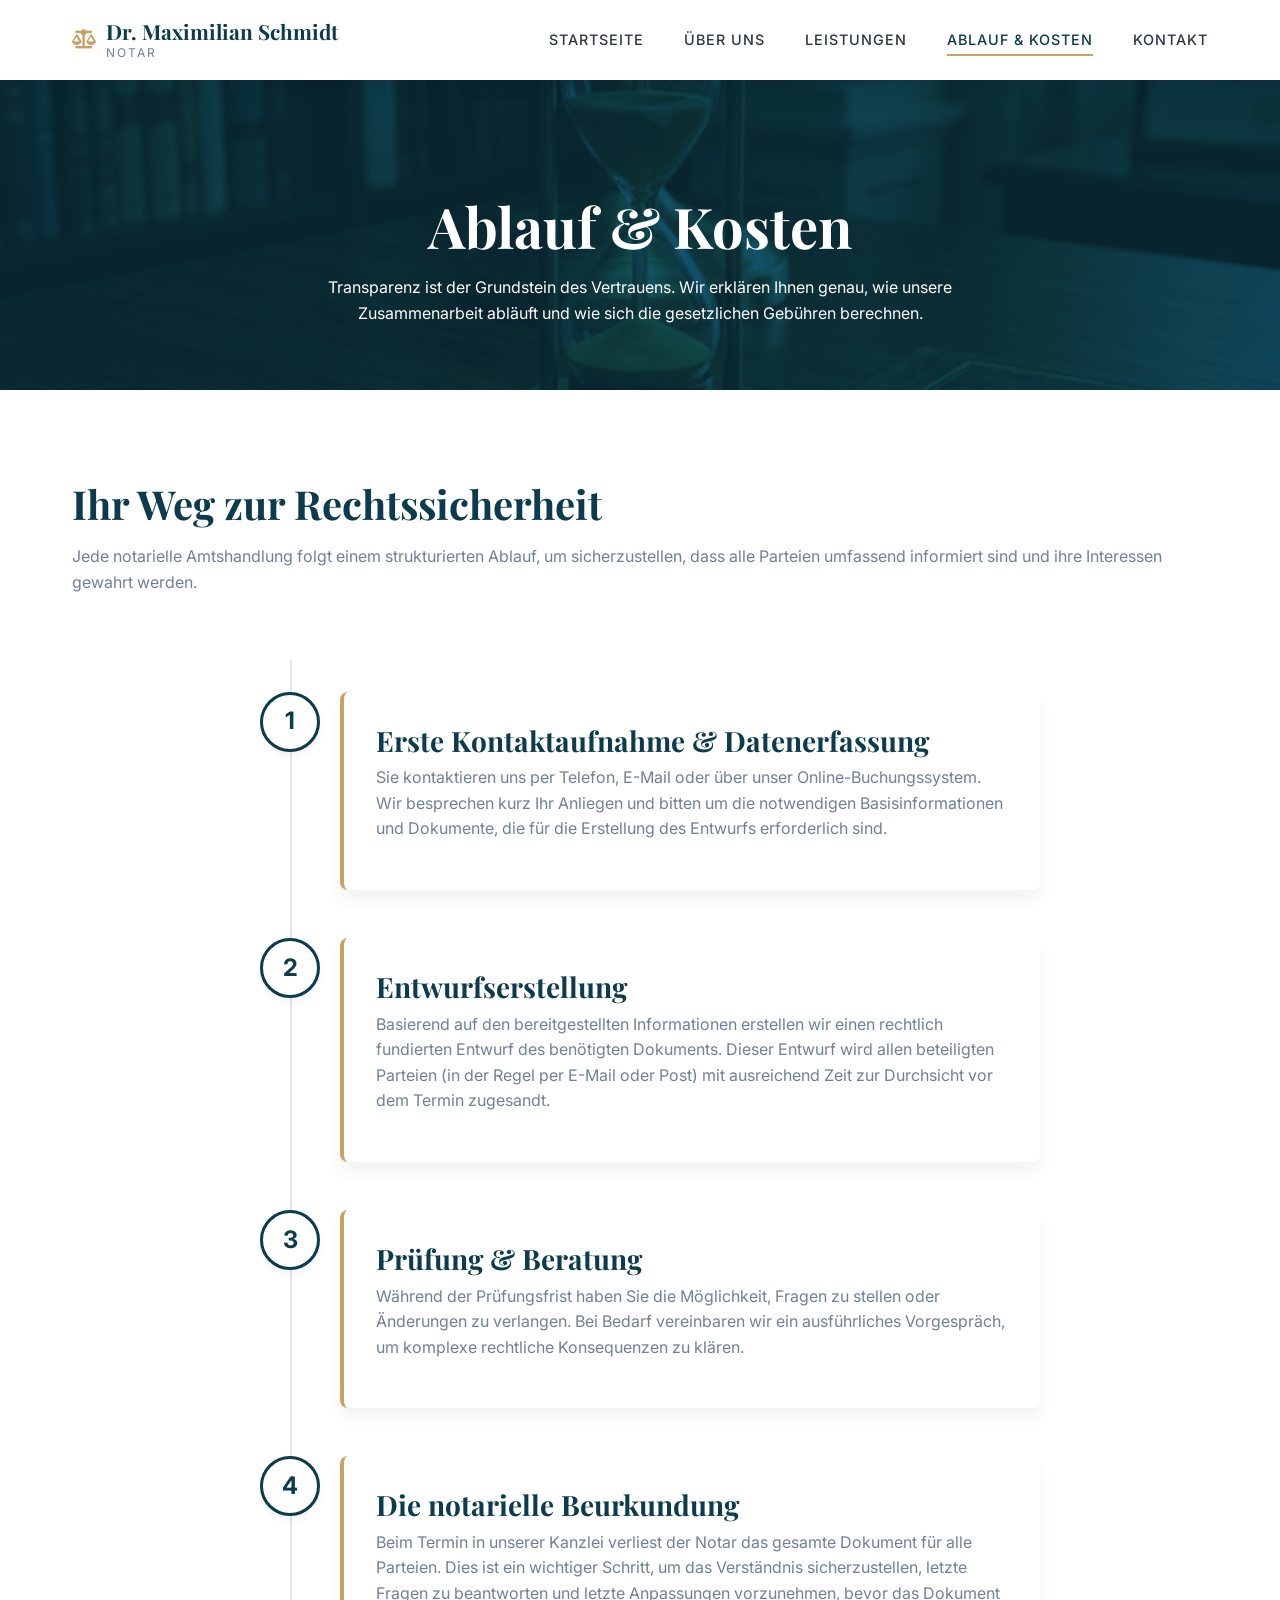
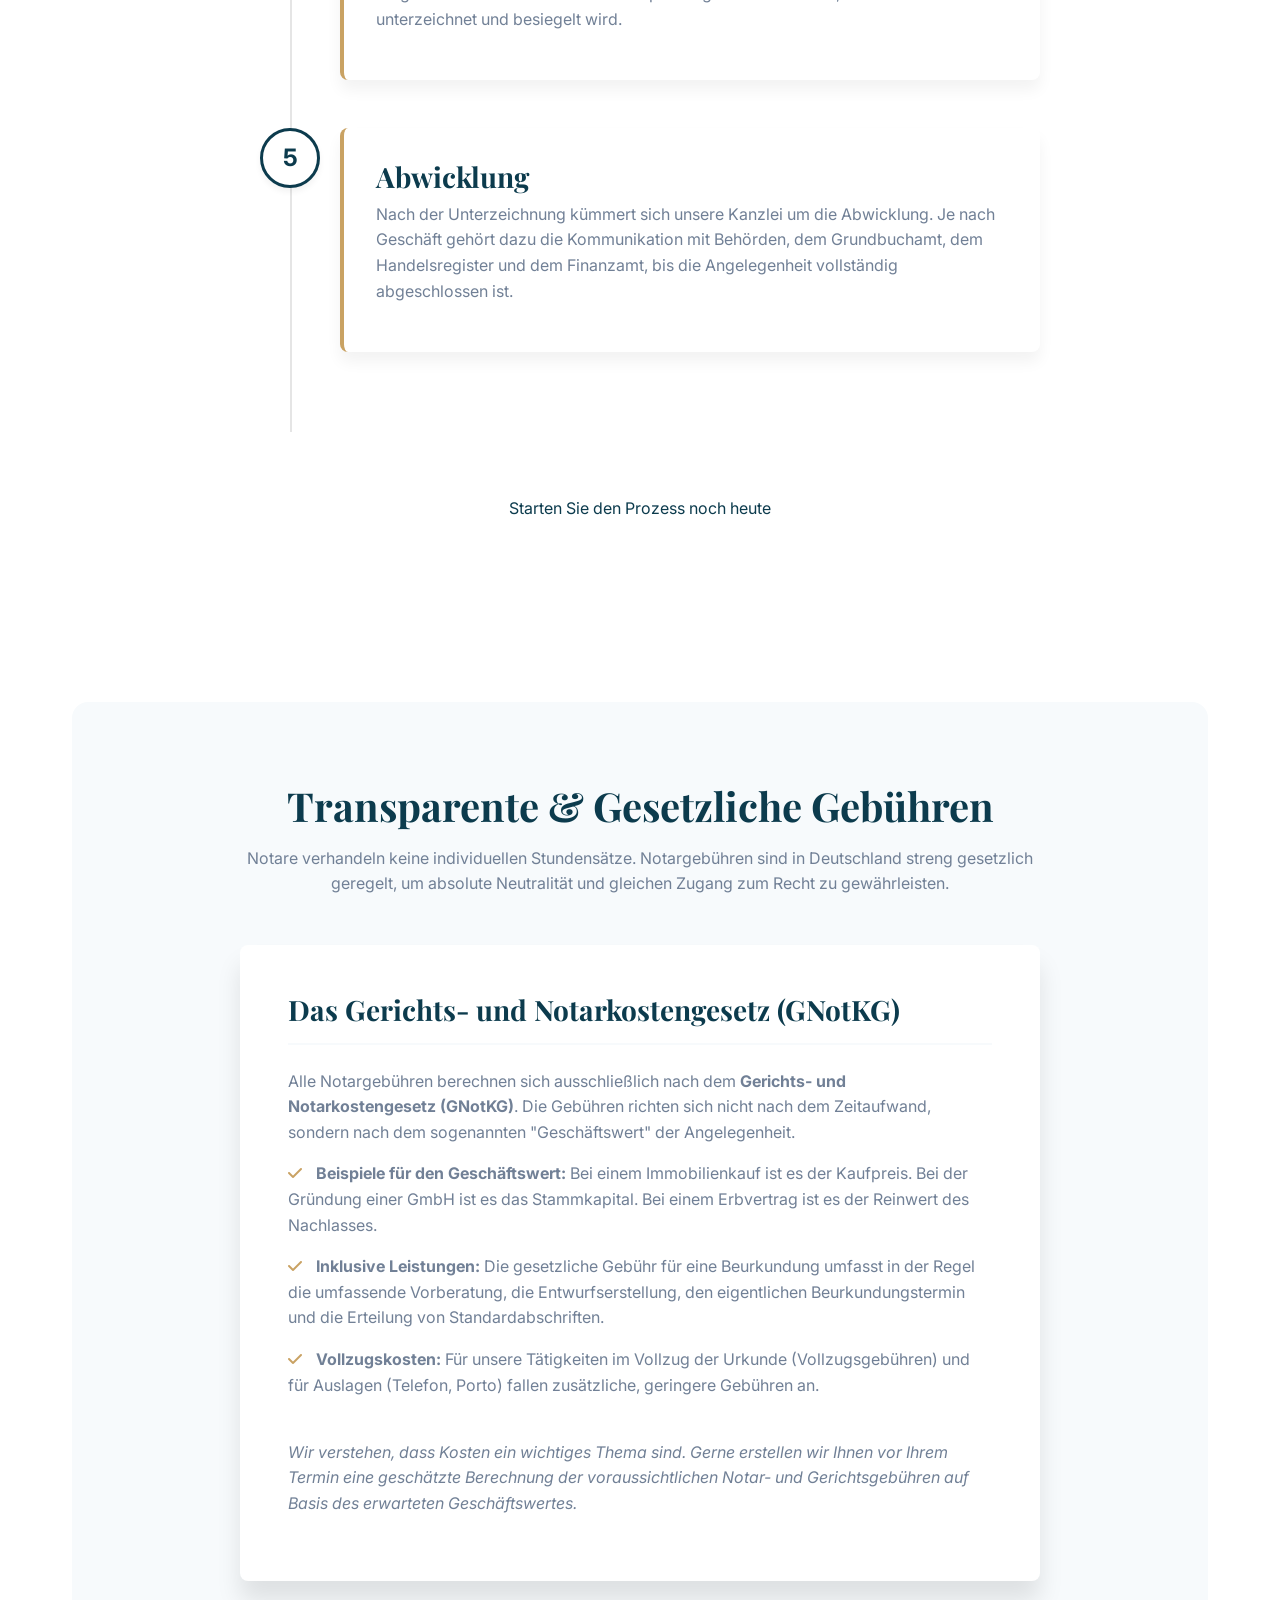
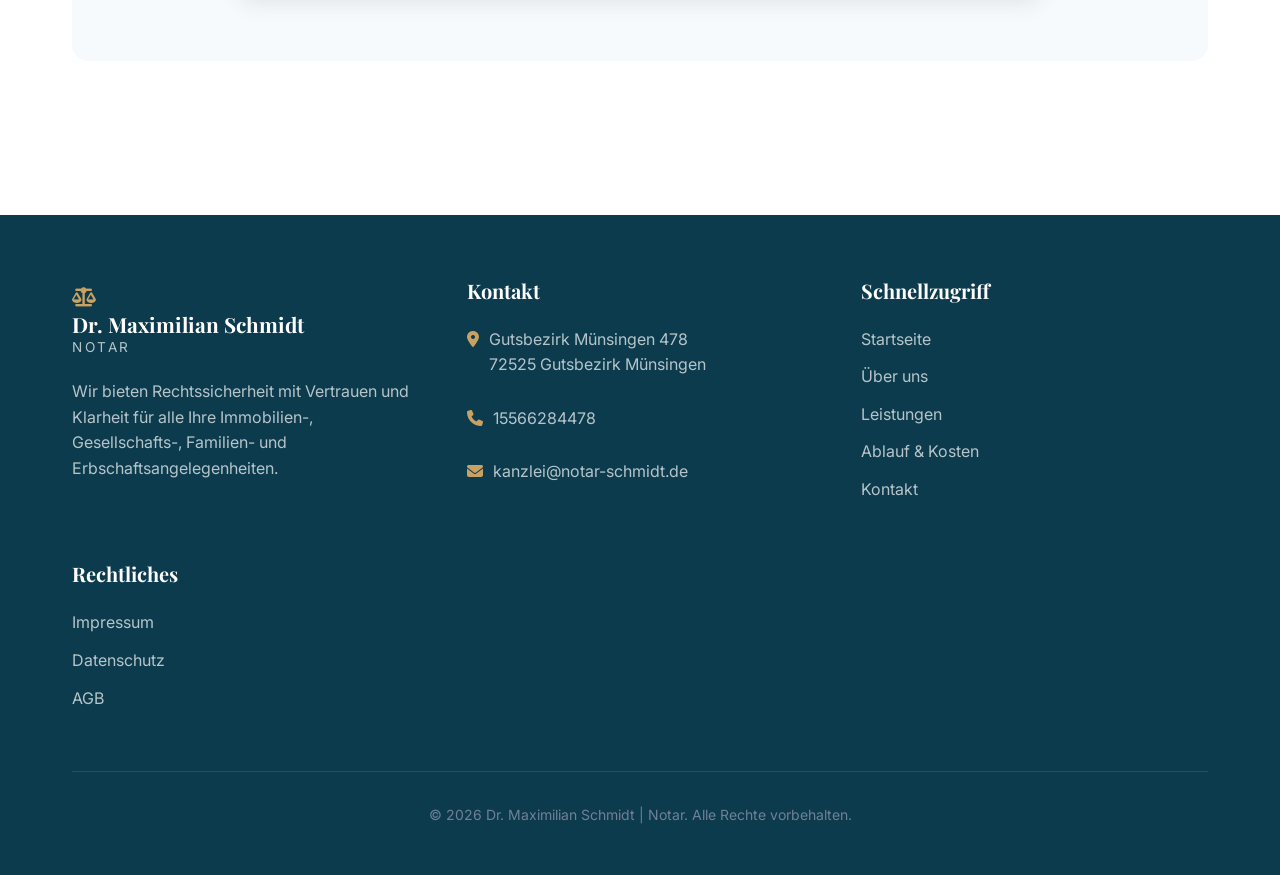
<file: process.html>
<!DOCTYPE html>
<html lang="de">

<head>
    <meta charset="UTF-8">
    <meta name="viewport" content="width=device-width, initial-scale=1.0">
    <title>Ablauf & Kosten | Dr. Maximilian Schmidt | Notar</title>
    <meta name="description"
        content="Erfahren Sie mehr über unseren notariellen Ablauf und wie sich die gesetzlichen Notargebühren zusammensetzen. Transparenz und Klarheit für Ihre Sicherheit.">
    <!-- FontAwesome -->
    <link rel="stylesheet" href="https://cdnjs.cloudflare.com/ajax/libs/font-awesome/6.4.0/css/all.min.css">
    <!-- Calendly -->
    <link href="https://assets.calendly.com/assets/external/widget.css" rel="stylesheet">
    <script src="https://assets.calendly.com/assets/external/widget.js" type="text/javascript" async></script>
    <!-- Custom CSS -->
    <!-- Favicon -->
    <link rel="icon" type="image/png" href="images/favicon.png">
    <link rel="stylesheet" href="styles.css">

    <style>
        .page-header {
            background-color: var(--primary-color);
            color: var(--text-inverse);
            padding: 12rem 0 4rem;
            text-align: center;
            position: relative;
        }

        .page-header::before {
            content: '';
            position: absolute;
            top: 0;
            left: 0;
            width: 100%;
            height: 100%;
            background-image: url('images/process-hero.png');
            background-size: cover;
            background-position: center;
            opacity: 0.4;
            mix-blend-mode: overlay;
        }

        .page-header-content {
            position: relative;
            z-index: 1;
        }

        .page-header h1,
        .page-header p {
            color: #ffffff !important;
        }

        .process-timeline {
            position: relative;
            max-width: 800px;
            margin: 4rem auto;
            padding: 2rem 0;
        }

        .process-timeline::before {
            content: '';
            position: absolute;
            top: 0;
            left: 50px;
            height: 100%;
            width: 2px;
            background-color: rgba(0, 0, 0, 0.1);
        }

        .process-step {
            position: relative;
            margin-bottom: 3rem;
            padding-left: 100px;
        }

        .step-number {
            position: absolute;
            left: 20px;
            top: 0;
            width: 60px;
            height: 60px;
            background-color: var(--bg-main);
            border: 3px solid var(--primary-color);
            color: var(--primary-color);
            border-radius: 50%;
            display: flex;
            align-items: center;
            justify-content: center;
            font-size: 1.5rem;
            font-weight: 700;
            z-index: 1;
            box-shadow: var(--shadow-sm);
        }

        .process-step:hover .step-number {
            background-color: var(--primary-color);
            color: white;
            border-color: var(--accent-color);
            transition: var(--transition);
        }

        .step-content {
            background-color: var(--bg-main);
            padding: 2rem;
            border-radius: var(--radius-md);
            box-shadow: var(--shadow-md);
            border-left: 4px solid var(--accent-color);
        }

        .step-content h3 {
            margin-bottom: 0.5rem;
        }

        .fees-section {
            background-color: var(--bg-light);
            padding: 5rem 0;
            border-radius: var(--radius-lg);
            margin-bottom: 4rem;
        }

        .fees-content {
            max-width: 800px;
            margin: 0 auto;
            text-align: center;
        }

        .fees-box {
            background-color: white;
            padding: 3rem;
            border-radius: var(--radius-md);
            box-shadow: var(--shadow-lg);
            margin-top: 3rem;
            text-align: left;
        }

        .fees-box h3 {
            color: var(--primary-color);
            border-bottom: 2px solid var(--bg-light);
            padding-bottom: 1rem;
            margin-bottom: 1.5rem;
        }

        .fees-box p {
            margin-bottom: 1rem;
        }

        @media (max-width: 768px) {
            .process-timeline::before {
                left: 30px;
            }

            .step-number {
                left: 0;
                width: 50px;
                height: 50px;
                font-size: 1.2rem;
            }

            .process-step {
                padding-left: 70px;
            }
        }
    </style>
</head>

<body>

    <!-- Header Navigation -->
    <header class="header" id="main-header">
        <div class="container nav-container">
            <a href="index.html" class="logo">
                <i class="fa-solid fa-scale-balanced"></i>
                <div style="line-height: 1.2;">
                    Dr. Maximilian Schmidt<span>Notar</span>
                </div>
            </a>

            <div class="nav-content">
                <nav>
                    <ul class="nav-links">
                        <li><a href="index.html">Startseite</a></li>
                        <li><a href="about.html">Über uns</a></li>
                        <li><a href="services.html">Leistungen</a></li>
                        <li><a href="process.html" class="active">Ablauf & Kosten</a></li>
                        <li><a href="contact.html">Kontakt</a></li>
                    </ul>
                </nav>
            </div>

            <button class="mobile-menu-btn" aria-label="Toggle Menu">
                <i class="fa-solid fa-bars"></i>
            </button>
        </div>
    </header>

    <!-- Page Header -->
    <div class="page-header">
        <div class="container page-header-content">
            <h1>Ablauf & Kosten</h1>
            <p style="color: rgba(255,255,255,0.8); max-width: 700px; margin: 0 auto;">Transparenz ist der Grundstein
                des Vertrauens. Wir erklären Ihnen genau, wie unsere Zusammenarbeit abläuft und wie sich die
                gesetzlichen Gebühren berechnen.</p>
        </div>
    </div>

    <!-- The Process Timeline -->
    <section class="section">
        <div class="container">
            <div class="section-header reveal">
                <h2>Ihr Weg zur Rechtssicherheit</h2>
                <p>Jede notarielle Amtshandlung folgt einem strukturierten Ablauf, um sicherzustellen, dass alle
                    Parteien umfassend informiert sind und ihre Interessen gewahrt werden.</p>
            </div>

            <div class="process-timeline reveal">
                <!-- Step 1 -->
                <div class="process-step">
                    <div class="step-number">1</div>
                    <div class="step-content">
                        <h3>Erste Kontaktaufnahme & Datenerfassung</h3>
                        <p>Sie kontaktieren uns per Telefon, E-Mail oder über unser Online-Buchungssystem. Wir
                            besprechen kurz Ihr Anliegen und bitten um die notwendigen Basisinformationen und Dokumente,
                            die für die Erstellung des Entwurfs erforderlich sind.</p>
                    </div>
                </div>

                <!-- Step 2 -->
                <div class="process-step">
                    <div class="step-number">2</div>
                    <div class="step-content">
                        <h3>Entwurfserstellung</h3>
                        <p>Basierend auf den bereitgestellten Informationen erstellen wir einen rechtlich fundierten
                            Entwurf des benötigten Dokuments. Dieser Entwurf wird allen beteiligten Parteien (in der
                            Regel per E-Mail oder Post) mit ausreichend Zeit zur Durchsicht vor dem Termin zugesandt.
                        </p>
                    </div>
                </div>

                <!-- Step 3 -->
                <div class="process-step">
                    <div class="step-number">3</div>
                    <div class="step-content">
                        <h3>Prüfung & Beratung</h3>
                        <p>Während der Prüfungsfrist haben Sie die Möglichkeit, Fragen zu stellen oder Änderungen zu
                            verlangen. Bei Bedarf vereinbaren wir ein ausführliches Vorgespräch, um komplexe rechtliche
                            Konsequenzen zu klären.</p>
                    </div>
                </div>

                <!-- Step 4 -->
                <div class="process-step">
                    <div class="step-number">4</div>
                    <div class="step-content">
                        <h3>Die notarielle Beurkundung</h3>
                        <p>Beim Termin in unserer Kanzlei verliest der Notar das gesamte Dokument für alle Parteien.
                            Dies ist ein wichtiger Schritt, um das Verständnis sicherzustellen, letzte Fragen zu
                            beantworten und letzte Anpassungen vorzunehmen, bevor das Dokument unterzeichnet und
                            besiegelt wird.</p>
                    </div>
                </div>

                <!-- Step 5 -->
                <div class="process-step">
                    <div class="step-number">5</div>
                    <div class="step-content">
                        <h3>Abwicklung</h3>
                        <p>Nach der Unterzeichnung kümmert sich unsere Kanzlei um die Abwicklung. Je nach Geschäft
                            gehört dazu die Kommunikation mit Behörden, dem Grundbuchamt, dem Handelsregister und dem
                            Finanzamt, bis die Angelegenheit vollständig abgeschlossen ist.</p>
                    </div>
                </div>
            </div>

            <div class="text-center" style="margin-top: 2rem;">
                <a href="contact.html" class="btn btn-primary">Starten Sie den Prozess noch heute</a>
            </div>
        </div>
    </section>

    <!-- Statutory Fees Section -->
    <section class="section">
        <div class="container">
            <div class="fees-section reveal">
                <div class="fees-content">
                    <h2>Transparente & Gesetzliche Gebühren</h2>
                    <p>Notare verhandeln keine individuellen Stundensätze. Notargebühren sind in Deutschland streng
                        gesetzlich geregelt, um absolute Neutralität und gleichen Zugang zum Recht zu gewährleisten.</p>

                    <div class="fees-box">
                        <h3>Das Gerichts- und Notarkostengesetz (GNotKG)</h3>
                        <p>Alle Notargebühren berechnen sich ausschließlich nach dem <strong>Gerichts- und
                                Notarkostengesetz (GNotKG)</strong>. Die Gebühren richten sich nicht nach dem
                            Zeitaufwand, sondern nach dem sogenannten "Geschäftswert" der Angelegenheit.</p>

                        <p><i class="fa-solid fa-check" style="color: var(--accent-color); margin-right: 10px;"></i>
                            <strong>Beispiele für den Geschäftswert:</strong> Bei einem Immobilienkauf ist es der
                            Kaufpreis. Bei der Gründung einer GmbH ist es das Stammkapital. Bei einem Erbvertrag ist es
                            der Reinwert des Nachlasses.
                        </p>

                        <p><i class="fa-solid fa-check" style="color: var(--accent-color); margin-right: 10px;"></i>
                            <strong>Inklusive Leistungen:</strong> Die gesetzliche Gebühr für eine Beurkundung umfasst
                            in der Regel die umfassende Vorberatung, die Entwurfserstellung, den eigentlichen
                            Beurkundungstermin und die Erteilung von Standardabschriften.
                        </p>

                        <p><i class="fa-solid fa-check" style="color: var(--accent-color); margin-right: 10px;"></i>
                            <strong>Vollzugskosten:</strong> Für unsere Tätigkeiten im Vollzug der Urkunde
                            (Vollzugsgebühren) und für Auslagen (Telefon, Porto) fallen zusätzliche, geringere Gebühren
                            an.
                        </p>

                        <br>
                        <p style="font-style: italic; color: var(--text-light);">Wir verstehen, dass Kosten ein
                            wichtiges Thema sind. Gerne erstellen wir Ihnen vor Ihrem Termin eine geschätzte Berechnung
                            der voraussichtlichen Notar- und Gerichtsgebühren auf Basis des erwarteten Geschäftswertes.
                        </p>
                    </div>
                </div>
            </div>
        </div>
    </section>

    <!-- Global Footer -->
    <footer class="footer">
        <div class="container">
            <div class="footer-grid">
                <div class="footer-col">
                    <a href="index.html" class="logo" style="color: white; margin-bottom: 1.5rem;">
                        <i class="fa-solid fa-scale-balanced" style="color: var(--accent-color);"></i>
                        <div style="line-height: 1.2;">
                            Dr. Maximilian Schmidt<span
                                style="color: rgba(255,255,255,0.7); display: block; font-size: 0.85rem; text-transform: uppercase; letter-spacing: 2.5px;">Notar</span>
                        </div>
                    </a>
                    <p>Wir bieten Rechtssicherheit mit Vertrauen und Klarheit für alle Ihre Immobilien-, Gesellschafts-,
                        Familien- und Erbschaftsangelegenheiten.</p>
                </div>

                <div class="footer-col">
                    <h3>Kontakt</h3>
                    <div class="footer-contact-item">
                        <i class="fa-solid fa-location-dot"></i>
                        <p>Gutsbezirk Münsingen 478<br>72525 Gutsbezirk Münsingen</p>
                    </div>
                    <div class="footer-contact-item">
                        <i class="fa-solid fa-phone"></i>
                        <a href="tel:15566284478">15566284478</a>
                    </div>
                    <div class="footer-contact-item">
                        <i class="fa-solid fa-envelope"></i>
                        <a href="mailto:
kanzlei@notar-schmidt.de">kanzlei@notar-schmidt.de</a>
                    </div>
                </div>

                <div class="footer-col">
                    <h3>Schnellzugriff</h3>
                    <a href="index.html">Startseite</a>
                    <a href="about.html">Über uns</a>
                    <a href="services.html">Leistungen</a>
                    <a href="process.html">Ablauf & Kosten</a>
                    <a href="contact.html">Kontakt</a>
                </div>

                <div class="footer-col">
                    <h3>Rechtliches</h3>
                    <a href="imprint.html">Impressum</a>
                    <a href="privacy.html">Datenschutz</a>
                    <a href="terms.html">AGB</a>
                </div>
            </div>

            <div class="footer-bottom">
                <p>&copy; 2026 Dr. Maximilian Schmidt | Notar. Alle Rechte vorbehalten.</p>
            </div>
        </div>
    </footer>

    <script src="script.js"></script>
</body>

</html>
</file>
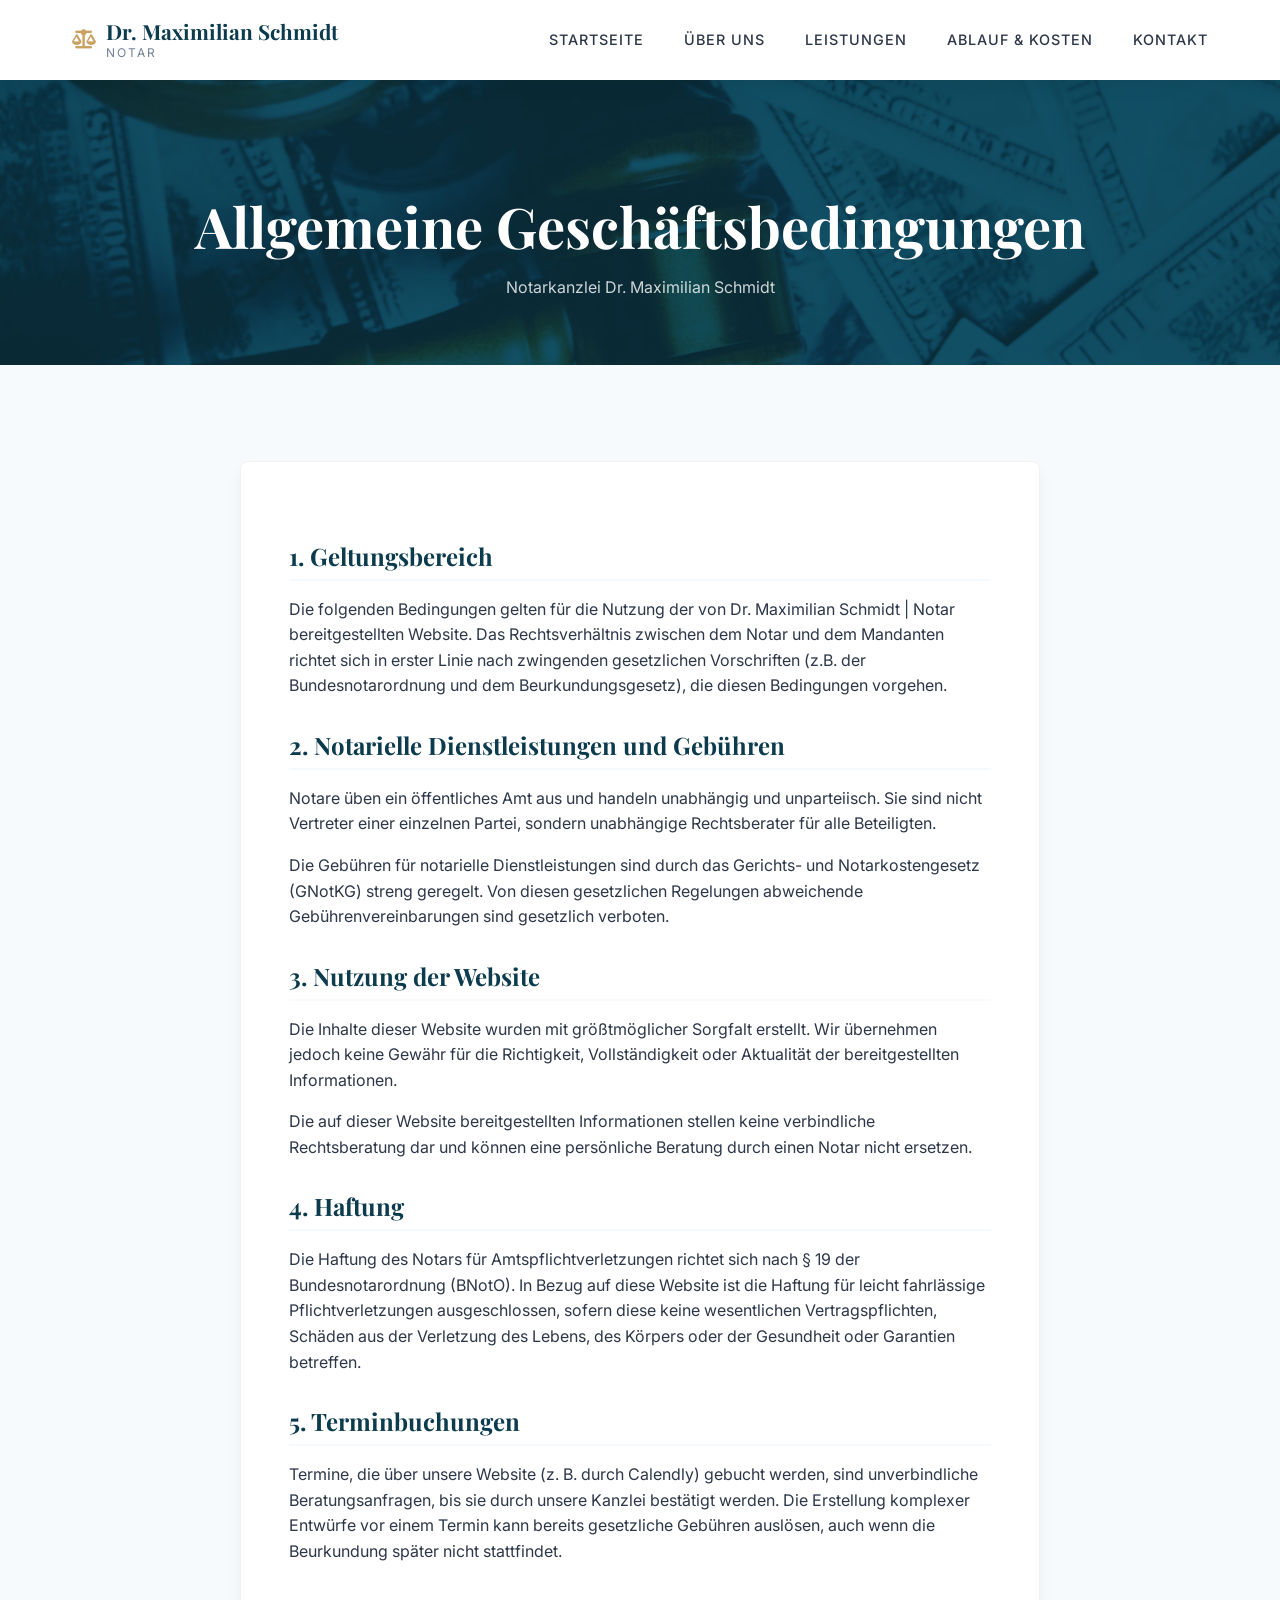
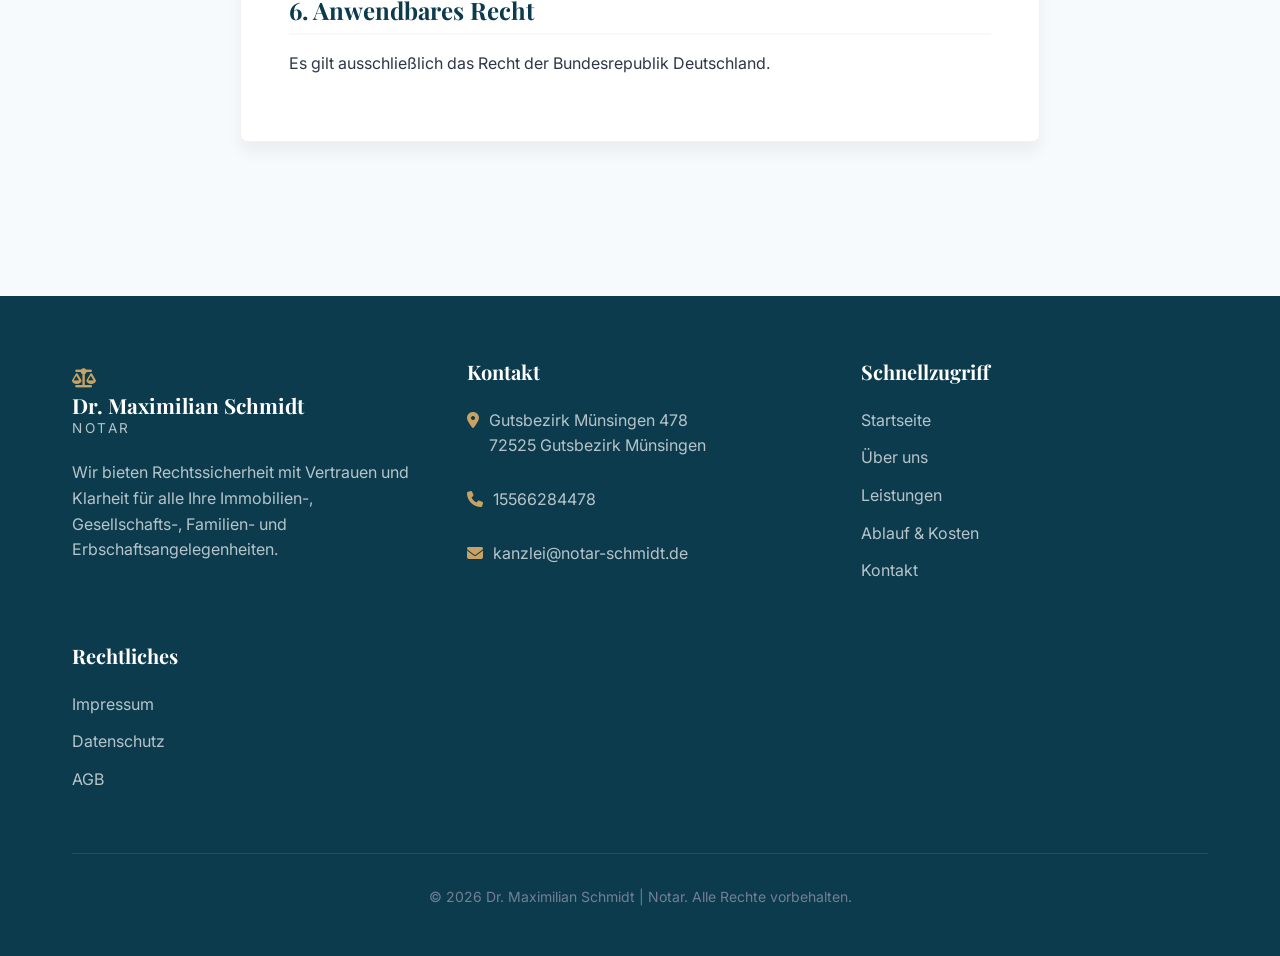
<file: terms.html>
<!DOCTYPE html>
<html lang="de">

<head>
    <meta charset="UTF-8">
    <meta name="viewport" content="width=device-width, initial-scale=1.0">
    <title>AGB | Dr. Maximilian Schmidt | Notar</title>
    <meta name="robots" content="noindex, follow">
    <!-- FontAwesome -->
    <link rel="stylesheet" href="https://cdnjs.cloudflare.com/ajax/libs/font-awesome/6.4.0/css/all.min.css">
    <!-- Custom CSS -->
    <!-- Favicon -->
    <link rel="icon" type="image/png" href="images/favicon.png">
    <link rel="stylesheet" href="styles.css">

    <style>
        .page-header {
            background-color: var(--primary-color);
            color: var(--text-inverse);
            padding: 12rem 0 4rem;
            text-align: center;
            position: relative;
        }

        .page-header::before {
            content: '';
            position: absolute;
            top: 0;
            left: 0;
            width: 100%;
            height: 100%;
            background-image: url('images/terms-hero.jpg');
            background-size: cover;
            background-position: center;
            opacity: 0.4;
            mix-blend-mode: overlay;
        }

        .page-header-content {
            position: relative;
            z-index: 1;
        }

        .page-header h1 {
            color: var(--text-inverse);
            margin-bottom: 1rem;
        }

        .legal-content {
            max-width: 800px;
            margin: 4rem auto;
            background-color: var(--bg-main);
            padding: 3rem;
            border-radius: var(--radius-md);
            box-shadow: var(--shadow-md);
            border: 1px solid rgba(0, 0, 0, 0.05);
        }

        .legal-content h2 {
            margin-top: 2rem;
            margin-bottom: 1rem;
            font-size: 1.5rem;
            border-bottom: 2px solid var(--bg-light);
            padding-bottom: 0.5rem;
        }

        .legal-content p,
        .legal-content li {
            margin-bottom: 1rem;
            color: var(--text-main);
        }
    </style>
</head>

<body>

    <!-- Header Navigation -->
    <header class="header" id="main-header">
        <div class="container nav-container">
            <a href="index.html" class="logo">
                <i class="fa-solid fa-scale-balanced"></i>
                <div style="line-height: 1.2;">
                    Dr. Maximilian Schmidt<span>Notar</span>
                </div>
            </a>

            <div class="nav-content">
                <nav>
                    <ul class="nav-links">
                        <li><a href="index.html">Startseite</a></li>
                        <li><a href="about.html">Über uns</a></li>
                        <li><a href="services.html">Leistungen</a></li>
                        <li><a href="process.html">Ablauf & Kosten</a></li>
                        <li><a href="contact.html">Kontakt</a></li>
                    </ul>
                </nav>
            </div>

            <button class="mobile-menu-btn" aria-label="Toggle Menu">
                <i class="fa-solid fa-bars"></i>
            </button>
        </div>
    </header>

    <!-- Page Header -->
    <div class="page-header">
        <div class="container page-header-content">
            <h1>Allgemeine Geschäftsbedingungen</h1>
            <p style="color: rgba(255,255,255,0.8); max-width: 600px; margin: 0 auto;">Notarkanzlei Dr. Maximilian
                Schmidt</p>
        </div>
    </div>

    <!-- Content -->
    <section class="section section-bg-light" style="padding-top: 2rem;">
        <div class="container">
            <div class="legal-content">
                <h2>1. Geltungsbereich</h2>
                <p>Die folgenden Bedingungen gelten für die Nutzung der von Dr. Maximilian Schmidt | Notar
                    bereitgestellten
                    Website. Das Rechtsverhältnis zwischen dem Notar und dem Mandanten richtet sich in erster Linie nach
                    zwingenden gesetzlichen Vorschriften (z.B. der Bundesnotarordnung und dem Beurkundungsgesetz), die
                    diesen Bedingungen vorgehen.</p>

                <h2>2. Notarielle Dienstleistungen und Gebühren</h2>
                <p>Notare üben ein öffentliches Amt aus und handeln unabhängig und unparteiisch. Sie sind nicht
                    Vertreter einer einzelnen Partei, sondern unabhängige Rechtsberater für alle Beteiligten.</p>
                <p>Die Gebühren für notarielle Dienstleistungen sind durch das Gerichts- und Notarkostengesetz (GNotKG)
                    streng geregelt. Von diesen gesetzlichen Regelungen abweichende Gebührenvereinbarungen sind
                    gesetzlich verboten.</p>

                <h2>3. Nutzung der Website</h2>
                <p>Die Inhalte dieser Website wurden mit größtmöglicher Sorgfalt erstellt. Wir übernehmen jedoch keine
                    Gewähr für die Richtigkeit, Vollständigkeit oder Aktualität der bereitgestellten Informationen.</p>
                <p>Die auf dieser Website bereitgestellten Informationen stellen keine verbindliche Rechtsberatung dar
                    und können eine persönliche Beratung durch einen Notar nicht ersetzen.</p>

                <h2>4. Haftung</h2>
                <p>Die Haftung des Notars für Amtspflichtverletzungen richtet sich nach § 19 der Bundesnotarordnung
                    (BNotO). In Bezug auf diese Website ist die Haftung für leicht fahrlässige Pflichtverletzungen
                    ausgeschlossen, sofern diese keine wesentlichen Vertragspflichten, Schäden aus der Verletzung des
                    Lebens, des Körpers oder der Gesundheit oder Garantien betreffen.</p>

                <h2>5. Terminbuchungen</h2>
                <p>Termine, die über unsere Website (z. B. durch Calendly) gebucht werden, sind unverbindliche
                    Beratungsanfragen, bis sie durch unsere Kanzlei bestätigt werden. Die Erstellung komplexer Entwürfe
                    vor einem Termin kann bereits gesetzliche Gebühren auslösen, auch wenn die Beurkundung später nicht
                    stattfindet.</p>

                <h2>6. Anwendbares Recht</h2>
                <p>Es gilt ausschließlich das Recht der Bundesrepublik Deutschland.</p>
            </div>
        </div>
    </section>

    <!-- Global Footer -->
    <footer class="footer">
        <div class="container">
            <div class="footer-grid">
                <div class="footer-col">
                    <a href="index.html" class="logo" style="color: white; margin-bottom: 1.5rem;">
                        <i class="fa-solid fa-scale-balanced" style="color: var(--accent-color);"></i>
                        <div style="line-height: 1.2;">
                            Dr. Maximilian Schmidt<span
                                style="color: rgba(255,255,255,0.7); display: block; font-size: 0.85rem; text-transform: uppercase; letter-spacing: 2.5px;">Notar</span>
                        </div>
                    </a>
                    <p>Wir bieten Rechtssicherheit mit Vertrauen und Klarheit für alle Ihre Immobilien-, Gesellschafts-,
                        Familien- und Erbschaftsangelegenheiten.</p>
                </div>

                <div class="footer-col">
                    <h3>Kontakt</h3>
                    <div class="footer-contact-item">
                        <i class="fa-solid fa-location-dot"></i>
                        <p>Gutsbezirk Münsingen 478<br>72525 Gutsbezirk Münsingen</p>
                    </div>
                    <div class="footer-contact-item">
                        <i class="fa-solid fa-phone"></i>
                        <a href="tel:15566284478">15566284478</a>
                    </div>
                    <div class="footer-contact-item">
                        <i class="fa-solid fa-envelope"></i>
                        <a href="mailto:kanzlei@notar-schmidt.de">kanzlei@notar-schmidt.de</a>
                    </div>
                </div>

                <div class="footer-col">
                    <h3>Schnellzugriff</h3>
                    <a href="index.html">Startseite</a>
                    <a href="about.html">Über uns</a>
                    <a href="services.html">Leistungen</a>
                    <a href="process.html">Ablauf & Kosten</a>
                    <a href="contact.html">Kontakt</a>
                </div>

                <div class="footer-col">
                    <h3>Rechtliches</h3>
                    <a href="imprint.html">Impressum</a>
                    <a href="privacy.html">Datenschutz</a>
                    <a href="terms.html">AGB</a>
                </div>
            </div>

            <div class="footer-bottom">
                <p>&copy; 2026 Dr. Maximilian Schmidt | Notar. Alle Rechte vorbehalten.</p>
            </div>
        </div>
    </footer>

    <script src="script.js"></script>
</body>

</html>
</file>
<file: styles.css>
/* Google Fonts: Playfair Display for elegant headings, Inter for clean body text */
@import url('https://fonts.googleapis.com/css2?family=Inter:wght@300;400;500;600&family=Playfair+Display:wght@400;600;700&display=swap');

:root {
  /* Color Palette */
  --primary-color: #0c3b4d;
  /* Deep Dark Blue/Green */
  --primary-light: #16566e;
  --accent-color: #c9a263;
  /* Elegant Gold/Champagne accent */
  --accent-hover: #b38d50;

  --text-main: #2d3748;
  --text-light: #718096;
  --text-inverse: #ffffff;

  --bg-main: #ffffff;
  --bg-light: #f7fafc;
  /* Very soft gray/white for alternate sections */
  --bg-dark: #1a202c;

  /* Typography */
  --font-heading: 'Playfair Display', serif;
  --font-body: 'Inter', sans-serif;

  /* Layout */
  --container-width: 1200px;
  --spacing-sm: 1rem;
  --spacing-md: 2rem;
  --spacing-lg: 4rem;
  --spacing-xl: 6rem;

  /* Effects */
  --radius-sm: 4px;
  --radius-md: 8px;
  --radius-lg: 16px;
  --shadow-sm: 0 4px 6px rgba(0, 0, 0, 0.05);
  --shadow-md: 0 10px 15px rgba(0, 0, 0, 0.05);
  --shadow-lg: 0 20px 25px rgba(0, 0, 0, 0.1);
  --transition: all 0.3s ease;
}

/* Reset & Base */
* {
  margin: 0;
  padding: 0;
  box-sizing: border-box;
}

html {
  scroll-behavior: smooth;
}

body {
  font-family: var(--font-body);
  color: var(--text-main);
  background-color: var(--bg-main);
  line-height: 1.6;
  font-size: 16px;
  -webkit-font-smoothing: antialiased;
}

h1,
h2,
h3,
h4,
h5,
h6 {
  font-family: var(--font-heading);
  color: var(--primary-color);
  line-height: 1.2;
  margin-bottom: var(--spacing-sm);
}

h1 {
  font-size: clamp(2.2rem, 8vw, 3.5rem);
}

h2 {
  font-size: clamp(1.8rem, 6vw, 2.5rem);
}

h3 {
  font-size: clamp(1.4rem, 4vw, 1.75rem);
}

p {
  margin-bottom: var(--spacing-sm);
  color: var(--text-light);
}

a {
  text-decoration: none;
  color: var(--primary-color);
  transition: var(--transition);
}

a:hover {
  color: var(--accent-color);
}

/* Utilities */
.container {
  max-width: var(--container-width);
  margin: 0 auto;
  padding: 0 clamp(1.5rem, 4vw, 2rem);
}

.section {
  padding: clamp(3rem, 10vh, 6rem) 0;
}

.section-bg-light {
  background-color: var(--bg-light);
}

.text-center {
  text-align: center;
}

/* Floating/Fixed Premium Header */
.header {
  background-color: #ffffff;
  position: fixed;
  top: 0;
  left: 0;
  width: 100%;
  z-index: 1000;
  padding: 1.2rem 0;
  transition: all 0.4s ease;
  box-shadow: 0 4px 20px rgba(0, 0, 0, 0.08);
}

.header.scrolled {
  padding: 0.8rem 0;
  box-shadow: 0 10px 30px rgba(0, 0, 0, 0.12);
  background-color: rgba(255, 255, 255, 0.98);
  backdrop-filter: blur(10px);
  -webkit-backdrop-filter: blur(10px);
}

.nav-container {
  display: flex;
  justify-content: space-between;
  align-items: center;
}

.logo {
  font-family: var(--font-heading);
  font-size: 1.3rem;
  font-weight: 700;
  color: var(--primary-color);
  display: flex;
  align-items: center;
  gap: 10px;
}

.logo i {
  color: var(--accent-color);
  font-size: 1.2rem;
}

.logo span {
  font-family: var(--font-body);
  font-size: 0.75rem;
  text-transform: uppercase;
  letter-spacing: 2px;
  color: var(--text-light);
  font-weight: 400;
  display: block;
}

.logo div {
  display: flex;
  flex-direction: column;
  justify-content: center;
}

.logo div span {
  margin-top: 2px;
}

.nav-content {
  display: flex;
  align-items: center;
  gap: 3rem;
}

.nav-links {
  display: flex;
  gap: 2.5rem;
  list-style: none;
  align-items: center;
}

.nav-links a {
  font-family: var(--font-body);
  font-weight: 500;
  font-size: 0.9rem;
  color: var(--text-main);
  text-transform: uppercase;
  letter-spacing: 1px;
  padding: 0.5rem 0;
  position: relative;
}

.nav-links a::after {
  content: '';
  position: absolute;
  bottom: 0;
  left: 0;
  width: 0;
  height: 2px;
  background-color: var(--accent-color);
  transition: width 0.3s ease;
}

.nav-links a:hover::after,
.nav-links a.active::after {
  width: 100%;
}

.nav-links a:hover,
.nav-links a.active {
  color: var(--primary-color);
}

.header-cta {
  display: none;
}

@media (min-width: 1024px) {
  .header-cta {
    display: block;
  }

  .header-cta .btn-outline {
    border-color: var(--primary-color);
    color: var(--primary-color);
  }

  .header-cta .btn-outline:hover {
    border-color: var(--primary-color);
    background-color: var(--primary-color);
    color: var(--text-inverse);
  }
}

.mobile-menu-btn {
  display: none;
  background: none;
  border: none;
  font-size: 1.5rem;
  color: var(--primary-color);
  cursor: pointer;
}

/* Hero Section */
.hero {
  position: relative;
  min-height: clamp(60vh, 80vh, 900px);
  display: flex;
  align-items: center;
  background-size: cover;
  background-position: center;
  background-attachment: scroll;
  /* Better for mobile performance than fixed */
  color: var(--text-inverse);
  padding: 8rem 0;
}

.hero::before {
  content: '';
  position: absolute;
  top: 0;
  left: 0;
  width: 100%;
  height: 100%;
  background: linear-gradient(to right, rgba(12, 59, 77, 0.9) 0%, rgba(12, 59, 77, 0.6) 100%);
}

.hero-content {
  position: relative;
  z-index: 1;
  max-width: 600px;
}

.hero h1 {
  color: var(--text-inverse);
  margin-bottom: 1.5rem;
  animation: fadeUp 1s ease forwards;
}

.hero p {
  color: rgba(255, 255, 255, 0.9);
  font-size: clamp(1rem, 3vw, 1.25rem);
  margin-bottom: 2.5rem;
  animation: fadeUp 1s ease 0.2s forwards;
  opacity: 0;
}

.hero-btns {
  display: flex;
  gap: 1rem;
  animation: fadeUp 1s ease 0.4s forwards;
  opacity: 0;
}

@keyframes fadeUp {
  from {
    opacity: 0;
    transform: translateY(20px);
  }

  to {
    opacity: 1;
    transform: translateY(0);
  }
}

/* Footer */
.footer {
  background-color: var(--primary-color);
  color: var(--text-inverse);
  padding: var(--spacing-lg) 0 2rem;
}

.footer-grid {
  display: grid;
  grid-template-columns: repeat(auto-fit, minmax(250px, 1fr));
  gap: 3rem;
  margin-bottom: 3rem;
}

.footer-col h3 {
  color: var(--text-inverse);
  font-size: 1.25rem;
  margin-bottom: 1.5rem;
}

.footer-col p,
.footer-col a {
  color: rgba(255, 255, 255, 0.7);
  margin-bottom: 0.75rem;
  display: block;
}

.footer-col a:hover {
  color: var(--accent-color);
}

.footer-contact-item {
  display: flex;
  align-items: flex-start;
  gap: 10px;
  margin-bottom: 1rem;
}

.footer-contact-item i {
  color: var(--accent-color);
  margin-top: 4px;
}

.footer-bottom {
  text-align: center;
  padding-top: 2rem;
  border-top: 1px solid rgba(255, 255, 255, 0.1);
  color: rgba(255, 255, 255, 0.5);
  font-size: 0.875rem;
}

/* Animations */
.reveal {
  opacity: 0;
  transform: translateY(30px);
  transition: all 0.8s ease;
}

.reveal.active {
  opacity: 1;
  transform: translateY(0);
}

/* Responsive */
@media (max-width: 1024px) {
  .nav-content {
    gap: 1.5rem;
  }
}

@media (max-width: 768px) {
  h1 {
    font-size: 2.5rem;
  }

  h2 {
    font-size: 2rem;
  }

  .nav-links {
    display: none;
    position: absolute;
    top: 100%;
    left: 0;
    width: 100%;
    background-color: var(--bg-main);
    flex-direction: column;
    padding: 2rem;
    box-shadow: var(--shadow-md);
    gap: 1.5rem;
  }

  .nav-links.active {
    display: flex;
  }

  .mobile-menu-btn {
    display: block;
  }

  .hero {
    min-height: 70vh;
  }

  .hero-btns {
    flex-direction: column;
  }
}
</file>
